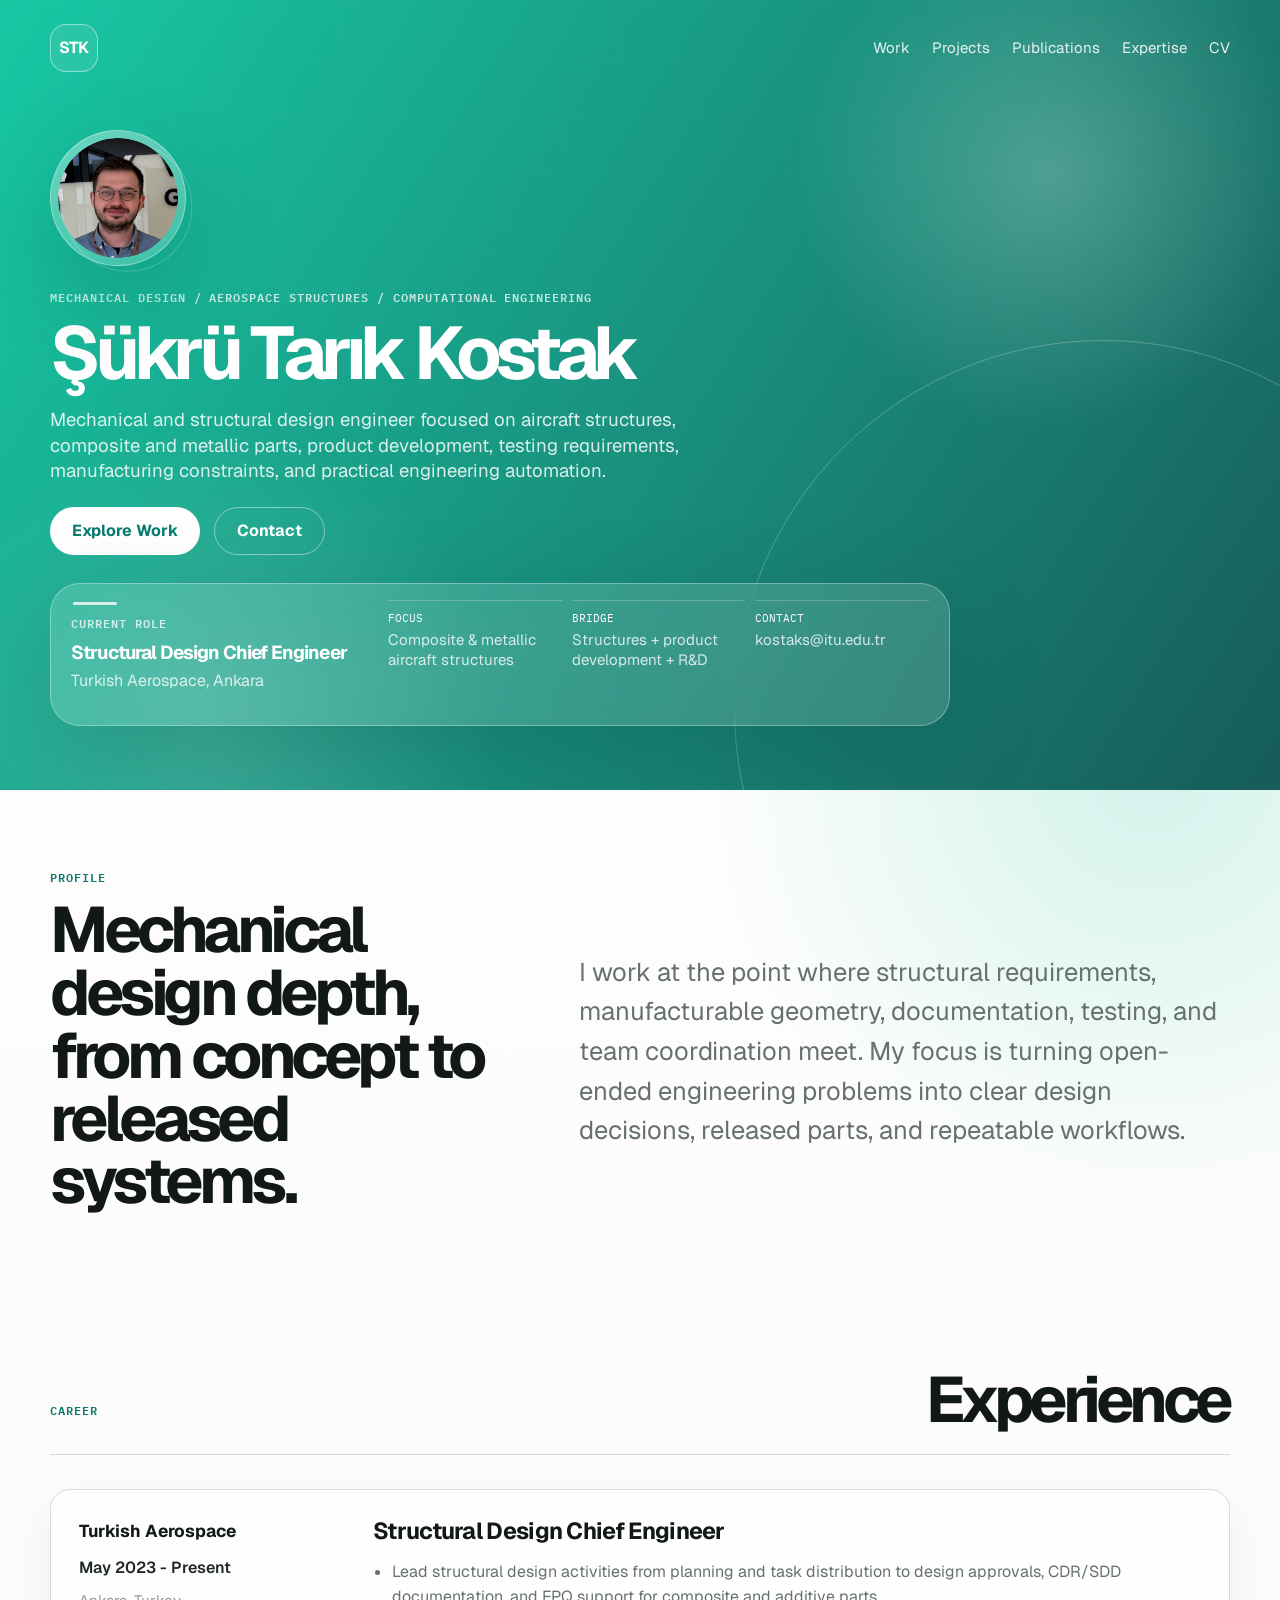
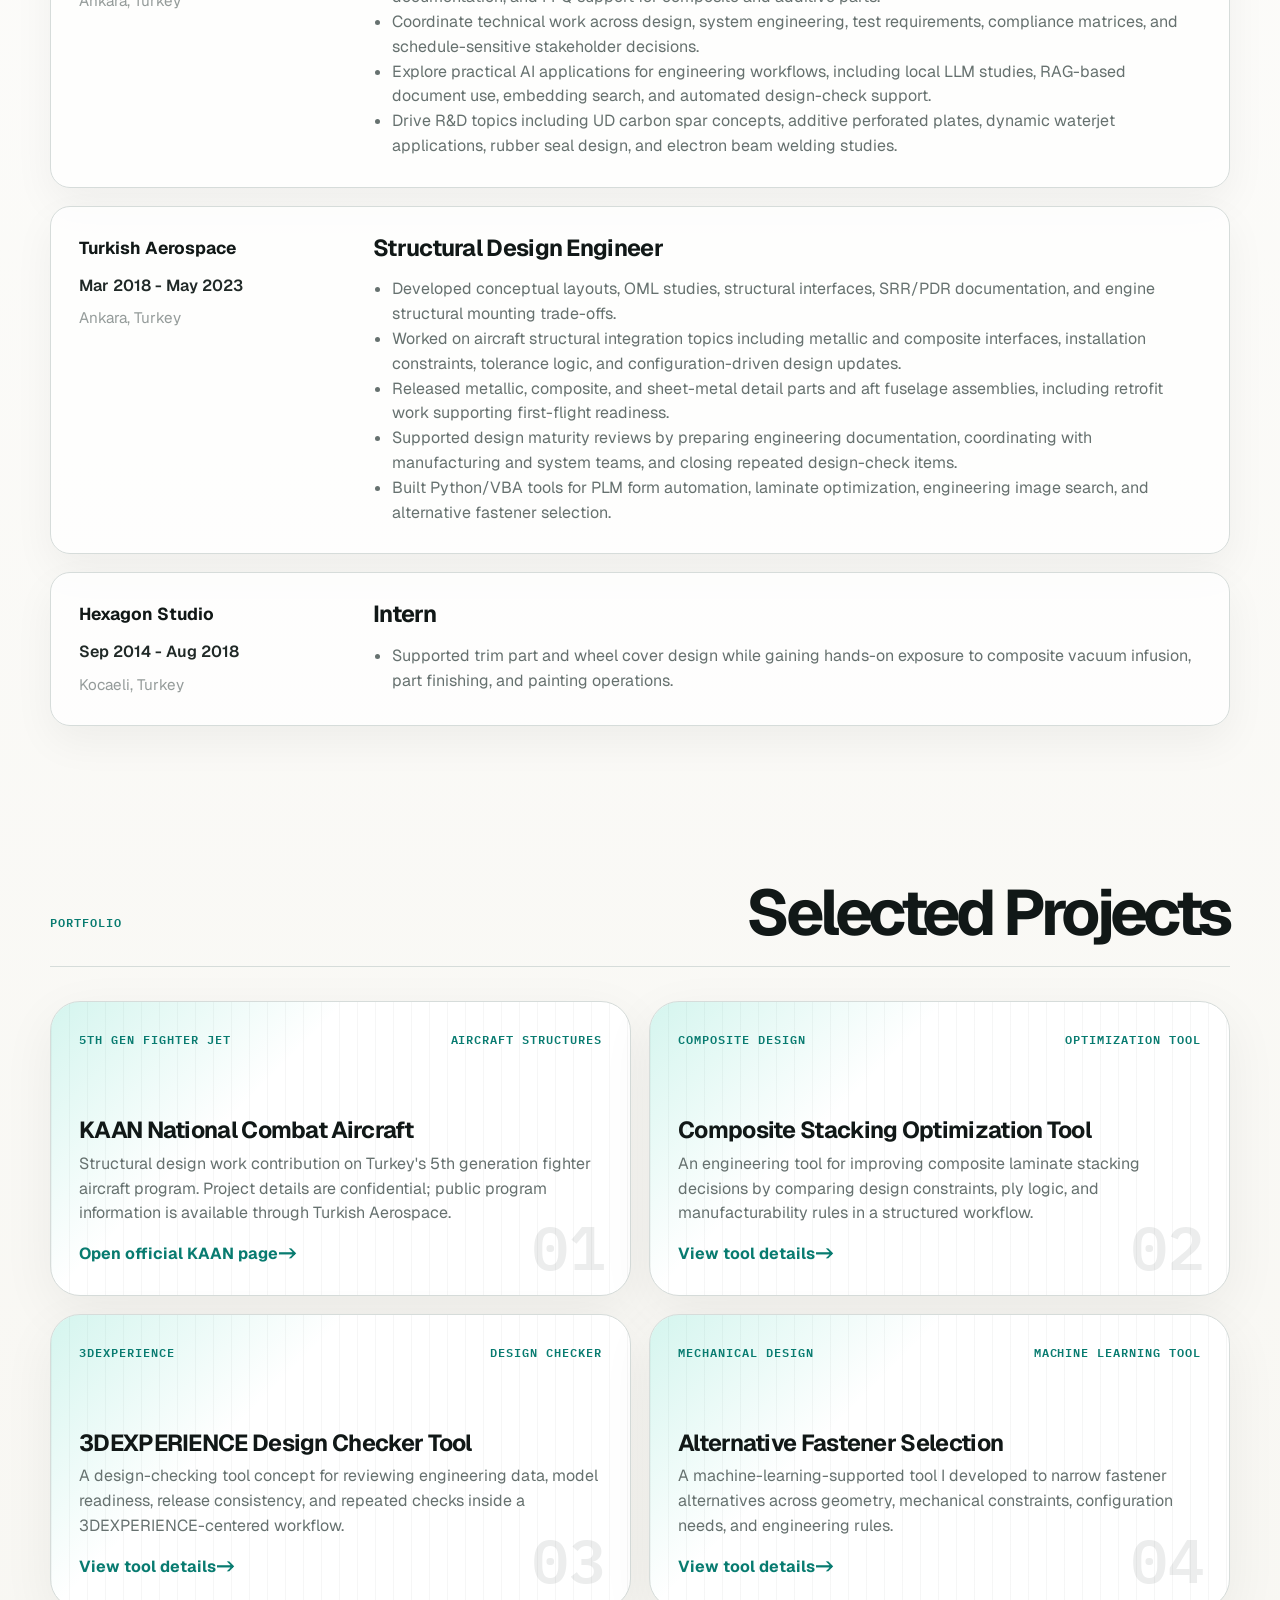
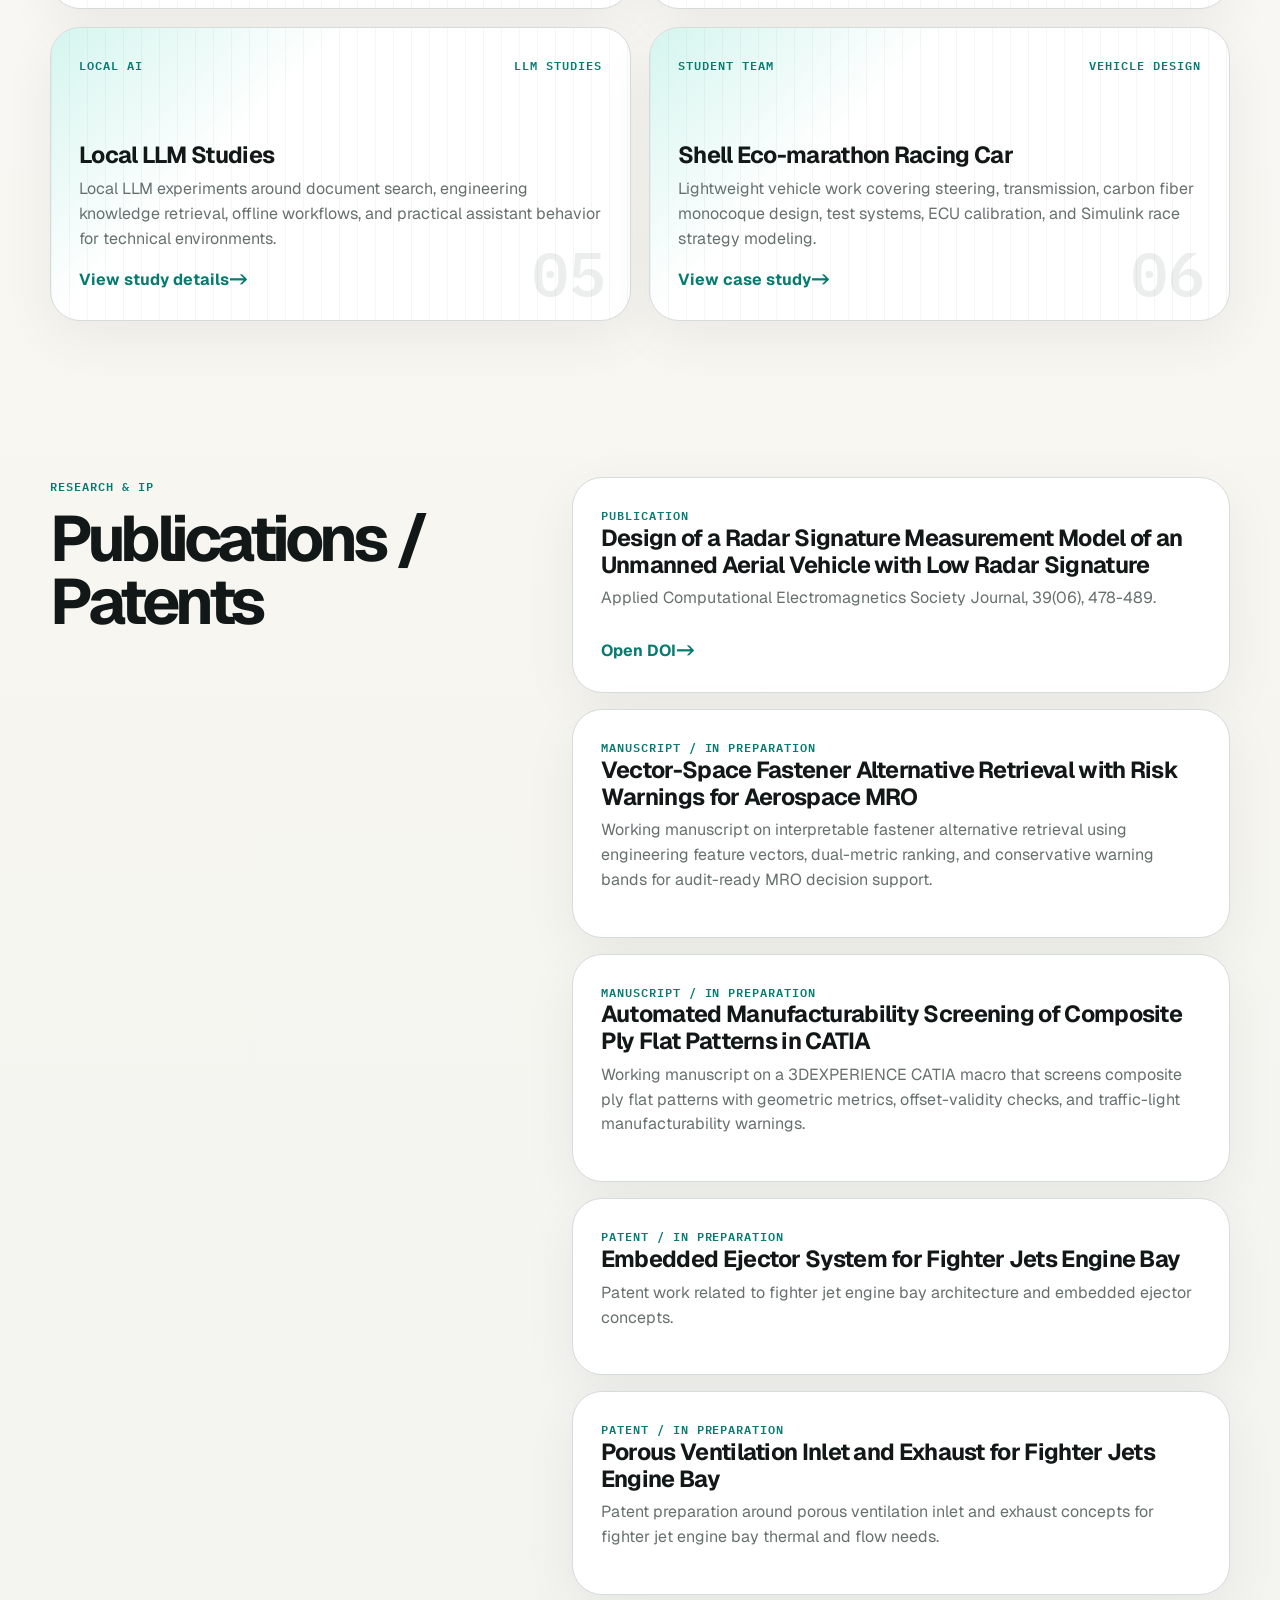
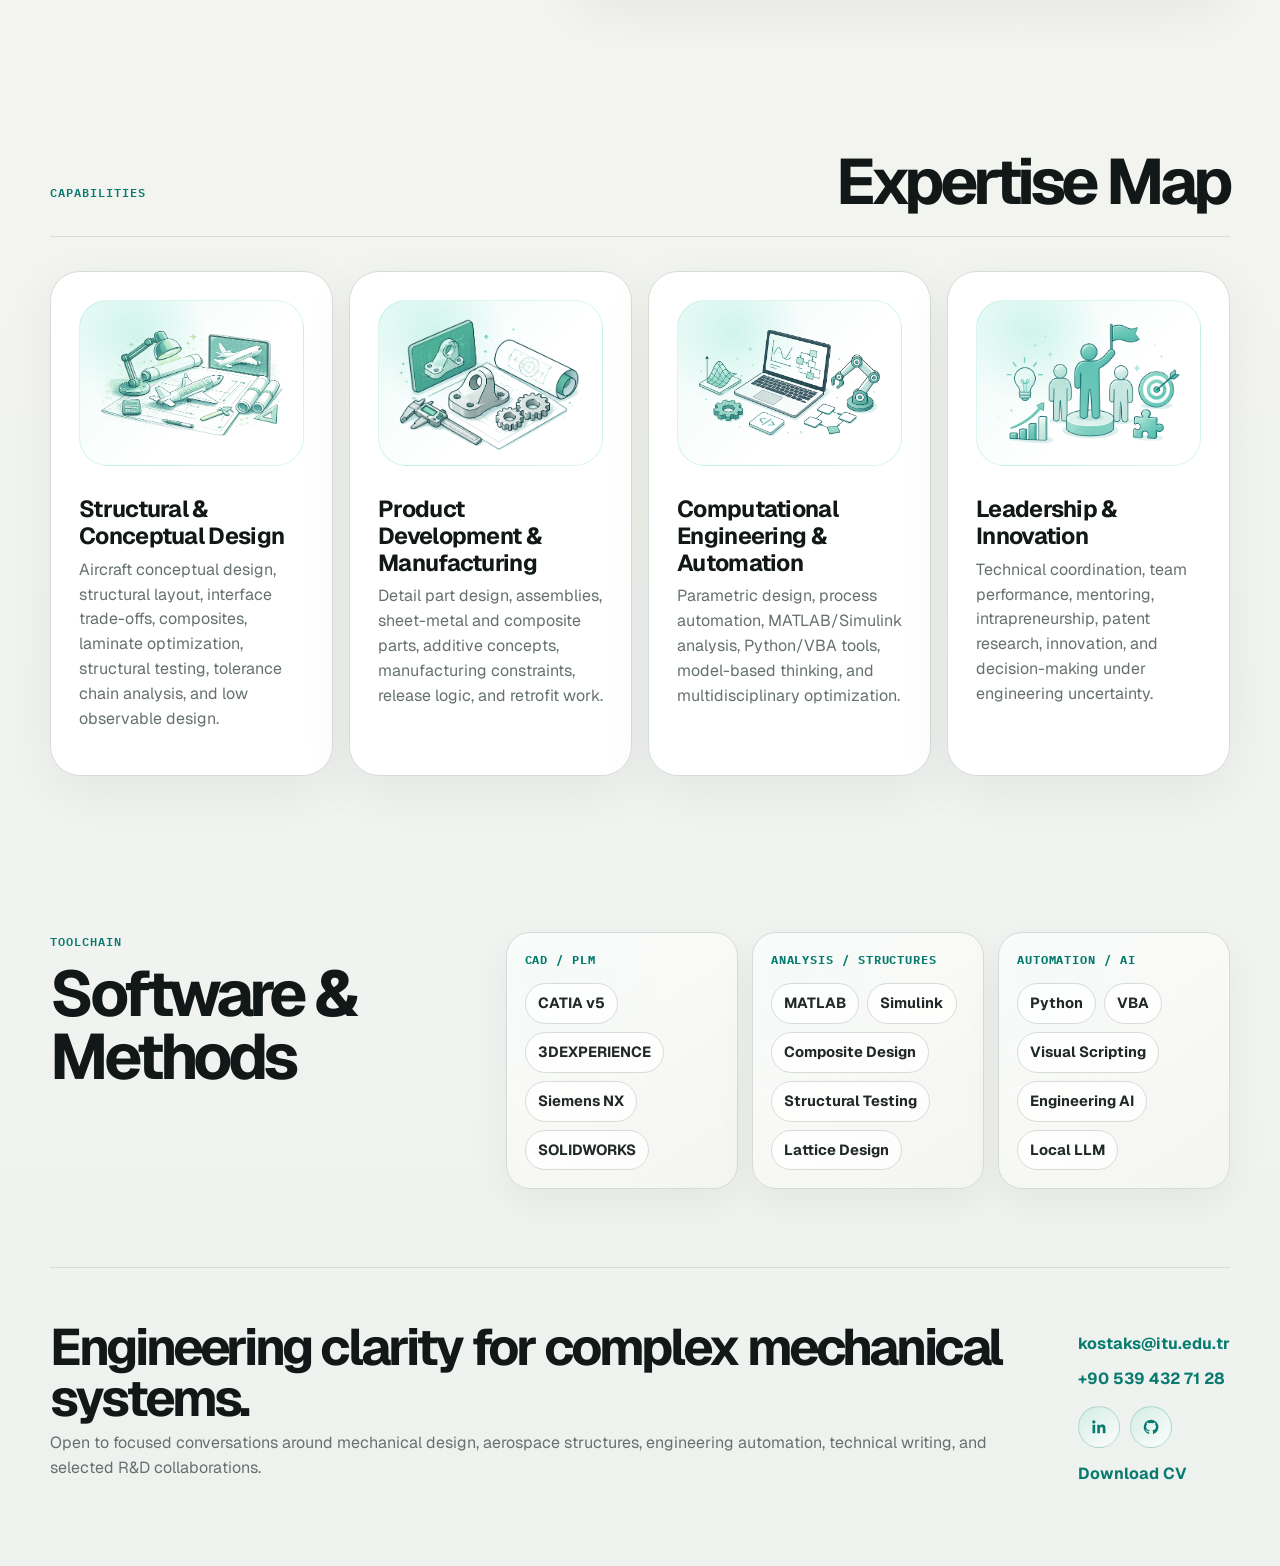
<file: index.html>
<!doctype html>
<html lang="en">
  <head>
    <meta charset="utf-8">
    <meta name="viewport" content="width=device-width, initial-scale=1">
    <meta name="description" content="Şükrü Tarık Kostak - Mechanical and structural design engineer focused on aerospace structures, composite and metallic part design, product development, testing, and computational engineering.">
    <title>Şükrü Tarık Kostak | Design Engineer</title>
    <link rel="preconnect" href="https://fonts.googleapis.com">
    <link rel="preconnect" href="https://fonts.gstatic.com" crossorigin>
    <link href="https://fonts.googleapis.com/css2?family=Geist:wght@400;500;600;700&family=IBM+Plex+Mono:wght@400;500;600&display=swap" rel="stylesheet">
    <link rel="stylesheet" href="styles.css">
    <meta name="google-site-verification" content="Hr97xR6pqauL0qLt4VriexWVhaizM5uJMs74Nu0RIyo" />
    <meta name="robots" content="index, follow">
<link rel="canonical" href="https://kostakst.github.io/personal-site/">
  </head>
  <body>
    <header class="hero" id="top">
      <nav class="nav" aria-label="Primary navigation">
        <a class="brand" href="#top">STK</a>
        <button class="nav-toggle" type="button" aria-label="Open navigation" aria-expanded="false">Menu</button>
        <div class="nav-links">
          <a href="#work">Work</a>
          <a href="#projects">Projects</a>
          <a href="#publications">Publications</a>
          <a href="#expertise">Expertise</a>
          <a href="CV_KOSTAK.pdf" target="_blank" rel="noreferrer">CV</a>
        </div>
      </nav>

      <section class="hero-grid">
        <div class="hero-copy reveal">
          <figure class="hero-portrait" aria-label="Profile image">
            <div class="portrait-frame">
              <img src="assets/cv.png" alt="Şükrü Tarık Kostak portrait">
            </div>
          </figure>
          <p class="eyebrow">Mechanical Design / Aerospace Structures / Computational Engineering</p>
          <h1>Şükrü Tarık Kostak</h1>
          <p class="hero-role">Mechanical and structural design engineer focused on aircraft structures, composite and metallic parts, product development, testing requirements, manufacturing constraints, and practical engineering automation.</p>
          <div class="hero-actions">
            <a class="button primary" href="#projects">Explore Work</a>
            <a class="button ghost" href="mailto:kostaks@itu.edu.tr">Contact</a>
          </div>
          <aside class="hero-card" aria-label="Profile summary">
            <div class="hero-card-main">
              <span class="card-label">Current Role</span>
              <h2>Structural Design Chief Engineer</h2>
              <p>Turkish Aerospace, Ankara</p>
            </div>
            <dl class="signal-list">
              <div>
                <dt>Focus</dt>
                <dd>Composite & metallic aircraft structures</dd>
              </div>
              <div>
                <dt>Bridge</dt>
                <dd>Structures + product development + R&D</dd>
              </div>
              <div>
                <dt>Contact</dt>
                <dd><a href="mailto:kostaks@itu.edu.tr">kostaks@itu.edu.tr</a></dd>
              </div>
            </dl>
          </aside>
        </div>
      </section>
    </header>

    <main>
      <section class="section intro-section reveal" aria-labelledby="intro-title">
        <div>
          <p class="section-kicker">Profile</p>
          <h2 id="intro-title">Mechanical design depth, from concept to released systems.</h2>
        </div>
        <p class="lead">I work at the point where structural requirements, manufacturable geometry, documentation, testing, and team coordination meet. My focus is turning open-ended engineering problems into clear design decisions, released parts, and repeatable workflows.</p>
      </section>

      <section class="section" id="work" aria-labelledby="work-title">
        <div class="section-heading reveal">
          <p class="section-kicker">Career</p>
          <h2 id="work-title">Experience</h2>
        </div>
        <div class="timeline">
          <article class="timeline-item reveal">
            <div class="timeline-meta">
              <strong>Turkish Aerospace</strong>
              <span>May 2023 - Present</span>
              <em>Ankara, Turkey</em>
            </div>
            <div class="timeline-body">
              <h3>Structural Design Chief Engineer</h3>
              <ul>
                <li>Lead structural design activities from planning and task distribution to design approvals, CDR/SDD documentation, and FPQ support for composite and additive parts.</li>
                <li>Coordinate technical work across design, system engineering, test requirements, compliance matrices, and schedule-sensitive stakeholder decisions.</li>
                <li>Explore practical AI applications for engineering workflows, including local LLM studies, RAG-based document use, embedding search, and automated design-check support.</li>
                <li>Drive R&D topics including UD carbon spar concepts, additive perforated plates, dynamic waterjet applications, rubber seal design, and electron beam welding studies.</li>
              </ul>
            </div>
          </article>

          <article class="timeline-item reveal">
            <div class="timeline-meta">
              <strong>Turkish Aerospace</strong>
              <span>Mar 2018 - May 2023</span>
              <em>Ankara, Turkey</em>
            </div>
            <div class="timeline-body">
              <h3>Structural Design Engineer</h3>
              <ul>
                <li>Developed conceptual layouts, OML studies, structural interfaces, SRR/PDR documentation, and engine structural mounting trade-offs.</li>
                <li>Worked on aircraft structural integration topics including metallic and composite interfaces, installation constraints, tolerance logic, and configuration-driven design updates.</li>
                <li>Released metallic, composite, and sheet-metal detail parts and aft fuselage assemblies, including retrofit work supporting first-flight readiness.</li>
                <li>Supported design maturity reviews by preparing engineering documentation, coordinating with manufacturing and system teams, and closing repeated design-check items.</li>
                <li>Built Python/VBA tools for PLM form automation, laminate optimization, engineering image search, and alternative fastener selection.</li>
              </ul>
            </div>
          </article>

          <article class="timeline-item reveal">
            <div class="timeline-meta">
              <strong>Hexagon Studio</strong>
              <span>Sep 2014 - Aug 2018</span>
              <em>Kocaeli, Turkey</em>
            </div>
            <div class="timeline-body">
              <h3>Intern</h3>
              <ul>
                <li>Supported trim part and wheel cover design while gaining hands-on exposure to composite vacuum infusion, part finishing, and painting operations.</li>
              </ul>
            </div>
          </article>
        </div>
      </section>

      <section class="section" id="projects" aria-labelledby="projects-title">
        <div class="section-heading reveal">
          <p class="section-kicker">Portfolio</p>
          <h2 id="projects-title">Selected Projects</h2>
        </div>
        <div class="project-grid">
          <article class="project-card reveal">
            <div class="project-topline">
              <span>5th Gen Fighter Jet</span>
              <span>Aircraft Structures</span>
            </div>
            <h3>KAAN National Combat Aircraft</h3>
            <p>Structural design work contribution on Turkey's 5th generation fighter aircraft program. Project details are confidential; public program information is available through Turkish Aerospace.</p>
            <a class="text-link" href="https://www.tusas.com/urunler/ucak/ozgun-gelistirme/kaan" target="_blank" rel="noreferrer">Open official KAAN page</a>
          </article>

          <article class="project-card reveal">
            <div class="project-topline">
              <span>Composite Design</span>
              <span>Optimization Tool</span>
            </div>
            <h3>Composite Stacking Optimization Tool</h3>
            <p>An engineering tool for improving composite laminate stacking decisions by comparing design constraints, ply logic, and manufacturability rules in a structured workflow.</p>
            <a class="text-link" href="projects/composite-stacking-optimization.html">View tool details</a>
          </article>

          <article class="project-card reveal">
            <div class="project-topline">
              <span>3DEXPERIENCE</span>
              <span>Design Checker</span>
            </div>
            <h3>3DEXPERIENCE Design Checker Tool</h3>
            <p>A design-checking tool concept for reviewing engineering data, model readiness, release consistency, and repeated checks inside a 3DEXPERIENCE-centered workflow.</p>
            <a class="text-link" href="projects/3dexperience-design-checker.html">View tool details</a>
          </article>

          <article class="project-card reveal">
            <div class="project-topline">
              <span>Mechanical Design</span>
              <span>Machine Learning Tool</span>
            </div>
            <h3>Alternative Fastener Selection</h3>
            <p>A machine-learning-supported tool I developed to narrow fastener alternatives across geometry, mechanical constraints, configuration needs, and engineering rules.</p>
            <a class="text-link" href="projects/fastener-selection.html">View tool details</a>
          </article>

          <article class="project-card reveal">
            <div class="project-topline">
              <span>Local AI</span>
              <span>LLM Studies</span>
            </div>
            <h3>Local LLM Studies</h3>
            <p>Local LLM experiments around document search, engineering knowledge retrieval, offline workflows, and practical assistant behavior for technical environments.</p>
            <a class="text-link" href="projects/local-deepsearch.html">View study details</a>
          </article>

          <article class="project-card reveal">
            <div class="project-topline">
              <span>Student Team</span>
              <span>Vehicle Design</span>
            </div>
            <h3>Shell Eco-marathon Racing Car</h3>
            <p>Lightweight vehicle work covering steering, transmission, carbon fiber monocoque design, test systems, ECU calibration, and Simulink race strategy modeling.</p>
            <a class="text-link" href="projects/shell-eco-marathon.html">View case study</a>
          </article>
        </div>
      </section>

      <section class="section split-section" id="publications" aria-labelledby="publications-title">
        <div class="section-heading reveal">
          <p class="section-kicker">Research & IP</p>
          <h2 id="publications-title">Publications / Patents</h2>
        </div>
        <div class="reference-stack">
          <article class="reference-card reveal">
            <span class="reference-type">Publication</span>
            <h3>Design of a Radar Signature Measurement Model of an Unmanned Aerial Vehicle with Low Radar Signature</h3>
            <p>Applied Computational Electromagnetics Society Journal, 39(06), 478-489.</p>
            <a class="text-link" href="https://doi.org/10.13052/2024.ACES.J.390602" target="_blank" rel="noreferrer">Open DOI</a>
          </article>
          <article class="reference-card reveal">
            <span class="reference-type">Manuscript / In preparation</span>
            <h3>Vector-Space Fastener Alternative Retrieval with Risk Warnings for Aerospace MRO</h3>
            <p>Working manuscript on interpretable fastener alternative retrieval using engineering feature vectors, dual-metric ranking, and conservative warning bands for audit-ready MRO decision support.</p>
          </article>
          <article class="reference-card reveal">
            <span class="reference-type">Manuscript / In preparation</span>
            <h3>Automated Manufacturability Screening of Composite Ply Flat Patterns in CATIA</h3>
            <p>Working manuscript on a 3DEXPERIENCE CATIA macro that screens composite ply flat patterns with geometric metrics, offset-validity checks, and traffic-light manufacturability warnings.</p>
          </article>
          <article class="reference-card reveal">
            <span class="reference-type">Patent / In preparation</span>
            <h3>Embedded Ejector System for Fighter Jets Engine Bay</h3>
            <p>Patent work related to fighter jet engine bay architecture and embedded ejector concepts.</p>
          </article>
          <article class="reference-card reveal">
            <span class="reference-type">Patent / In preparation</span>
            <h3>Porous Ventilation Inlet and Exhaust for Fighter Jets Engine Bay</h3>
            <p>Patent preparation around porous ventilation inlet and exhaust concepts for fighter jet engine bay thermal and flow needs.</p>
          </article>
        </div>
      </section>

      <section class="section" id="expertise" aria-labelledby="expertise-title">
        <div class="section-heading reveal">
          <p class="section-kicker">Capabilities</p>
          <h2 id="expertise-title">Expertise Map</h2>
        </div>
        <div class="expertise-grid">
          <article class="expertise-card reveal">
            <div class="expertise-visual">
              <img src="assets/expertise/1-Structural & Conceptual Design.png" alt="Structural and conceptual design illustration">
            </div>
            <h3>Structural & Conceptual Design</h3>
            <p>Aircraft conceptual design, structural layout, interface trade-offs, composites, laminate optimization, structural testing, tolerance chain analysis, and low observable design.</p>
          </article>
          <article class="expertise-card reveal">
            <div class="expertise-visual">
              <img src="assets/expertise/2-Product Development & Manufacturing.png" alt="Product development and manufacturing illustration">
            </div>
            <h3>Product Development & Manufacturing</h3>
            <p>Detail part design, assemblies, sheet-metal and composite parts, additive concepts, manufacturing constraints, release logic, and retrofit work.</p>
          </article>
          <article class="expertise-card reveal">
            <div class="expertise-visual">
              <img src="assets/expertise/3-Computational Engineering & Automation.png" alt="Computational engineering and automation illustration">
            </div>
            <h3>Computational Engineering & Automation</h3>
            <p>Parametric design, process automation, MATLAB/Simulink analysis, Python/VBA tools, model-based thinking, and multidisciplinary optimization.</p>
          </article>
          <article class="expertise-card reveal">
            <div class="expertise-visual">
              <img src="assets/expertise/4-Leadership & Innovation.png" alt="Leadership and innovation illustration">
            </div>
            <h3>Leadership & Innovation</h3>
            <p>Technical coordination, team performance, mentoring, intrapreneurship, patent research, innovation, and decision-making under engineering uncertainty.</p>
          </article>
        </div>
      </section>

      <section class="section tools-section reveal" aria-labelledby="tools-title">
        <div>
          <p class="section-kicker">Toolchain</p>
          <h2 id="tools-title">Software & Methods</h2>
        </div>
        <div class="tool-groups" aria-label="Software and methods">
          <article class="tool-group">
            <p>CAD / PLM</p>
            <div>
              <span>CATIA v5</span>
              <span>3DEXPERIENCE</span>
              <span>Siemens NX</span>
              <span>SOLIDWORKS</span>
            </div>
          </article>
          <article class="tool-group">
            <p>Analysis / Structures</p>
            <div>
              <span>MATLAB</span>
              <span>Simulink</span>
              <span>Composite Design</span>
              <span>Structural Testing</span>
              <span>Lattice Design</span>
            </div>
          </article>
          <article class="tool-group">
            <p>Automation / AI</p>
            <div>
              <span>Python</span>
              <span>VBA</span>
              <span>Visual Scripting</span>
              <span>Engineering AI</span>
              <span>Local LLM</span>
            </div>
          </article>
        </div>
      </section>
    </main>

    <footer class="footer">
      <div>
        <h2>Engineering clarity for complex mechanical systems.</h2>
        <p>Open to focused conversations around mechanical design, aerospace structures, engineering automation, technical writing, and selected R&D collaborations.</p>
      </div>
      <div class="footer-links">
        <a href="mailto:kostaks@itu.edu.tr">kostaks@itu.edu.tr</a>
        <a href="tel:+905394327128">+90 539 432 71 28</a>
        <div class="footer-socials" aria-label="Social profiles">
          <a class="footer-social" href="https://www.linkedin.com/in/sukru-tarik-kostak" target="_blank" rel="noreferrer" aria-label="LinkedIn profile">
            <svg viewBox="0 0 24 24" aria-hidden="true">
              <path d="M6.9 20.4H3.4V9h3.5v11.4ZM5.1 7.4A2 2 0 1 1 5.1 3a2 2 0 0 1 0 4.4Zm15.5 13h-3.5v-5.5c0-1.3 0-3-1.8-3s-2.1 1.4-2.1 2.9v5.6H9.7V9h3.3v1.6h.1c.5-.9 1.6-1.8 3.3-1.8 3.6 0 4.2 2.3 4.2 5.4v6.2Z"/>
            </svg>
          </a>
          <a class="footer-social" href="https://github.com/kostakst" target="_blank" rel="noreferrer" aria-label="GitHub profile">
            <svg viewBox="0 0 24 24" aria-hidden="true">
              <path d="M12 2.4a9.7 9.7 0 0 0-3.1 18.9c.5.1.7-.2.7-.5v-1.9c-2.9.6-3.5-1.2-3.5-1.2-.5-1.1-1.1-1.4-1.1-1.4-.9-.6.1-.6.1-.6 1 0 1.6 1.1 1.6 1.1.9 1.6 2.4 1.1 2.9.9.1-.7.4-1.1.6-1.4-2.3-.3-4.7-1.1-4.7-5 0-1.1.4-2 1.1-2.7-.1-.3-.5-1.3.1-2.7 0 0 .9-.3 2.8 1.1a9.7 9.7 0 0 1 5.1 0c1.9-1.3 2.8-1.1 2.8-1.1.6 1.4.2 2.4.1 2.7.7.7 1.1 1.6 1.1 2.7 0 3.9-2.4 4.8-4.7 5 .4.3.7.9.7 1.8v2.7c0 .3.2.6.7.5A9.7 9.7 0 0 0 12 2.4Z"/>
            </svg>
          </a>
        </div>
        <a href="CV_KOSTAK.pdf" target="_blank" rel="noreferrer">Download CV</a>
      </div>
    </footer>

    <script src="script.js"></script>
  </body>
</html>
</file>
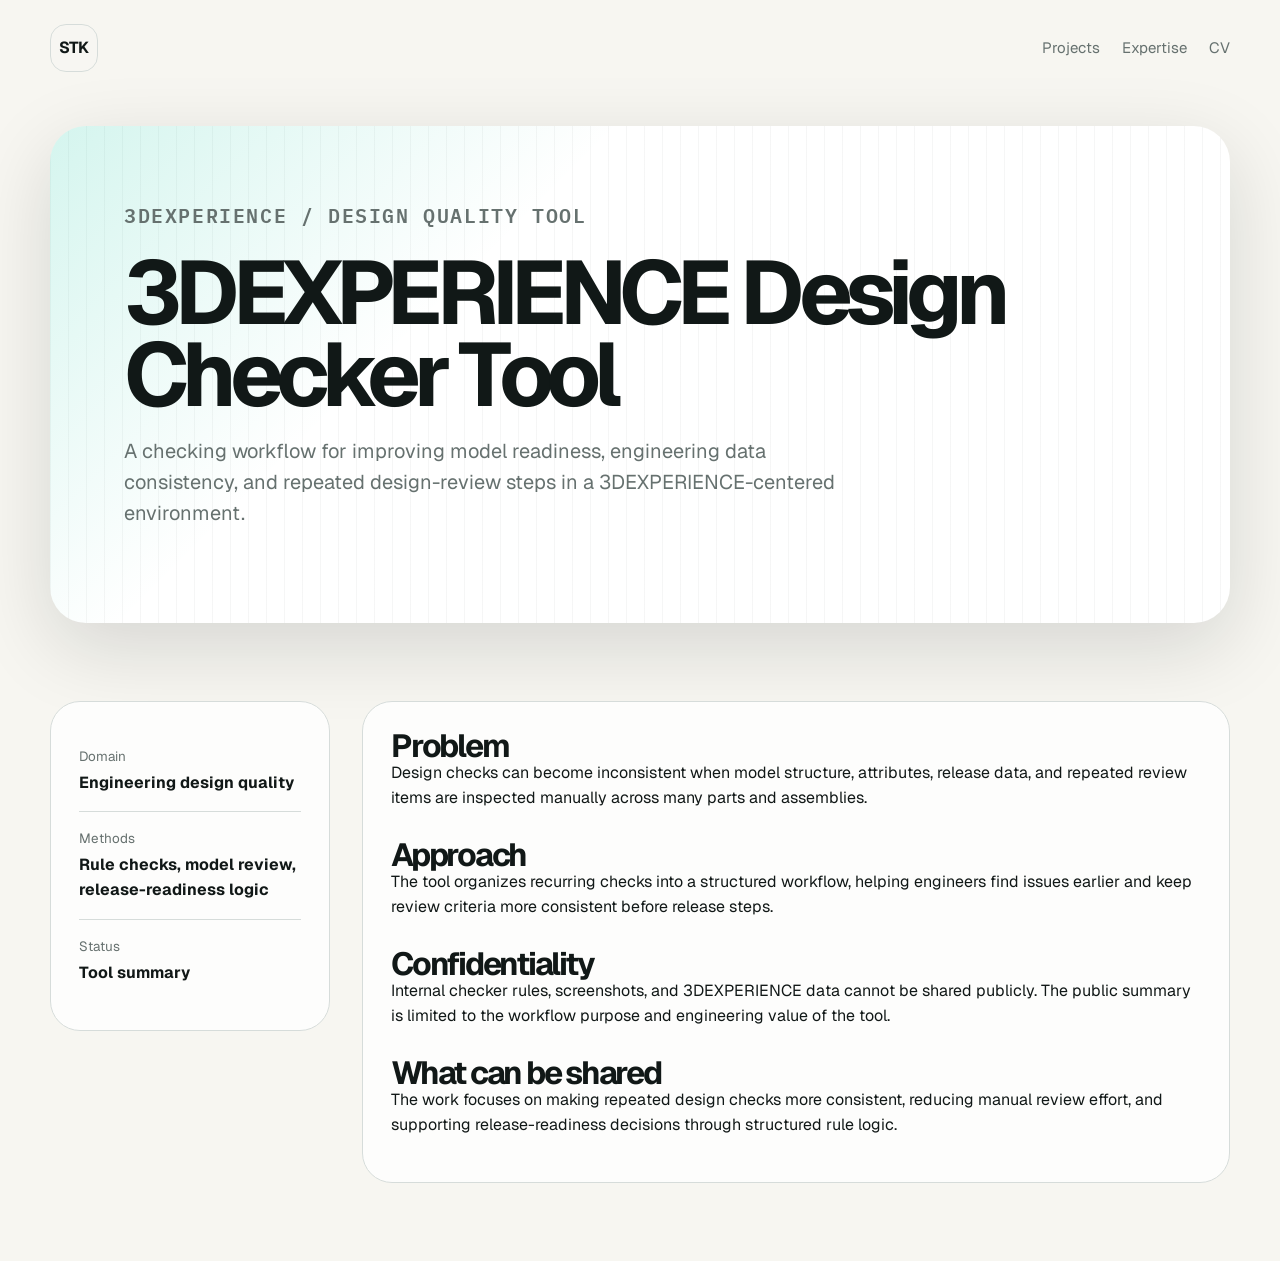
<file: projects/3dexperience-design-checker.html>
<!doctype html>
<html lang="en">
  <head>
    <meta charset="utf-8">
    <meta name="viewport" content="width=device-width, initial-scale=1">
    <title>3DEXPERIENCE Design Checker Tool | Şükrü Tarık Kostak</title>
    <link rel="preconnect" href="https://fonts.googleapis.com">
    <link rel="preconnect" href="https://fonts.gstatic.com" crossorigin>
    <link href="https://fonts.googleapis.com/css2?family=Geist:wght@400;500;600;700&family=IBM+Plex+Mono:wght@400;500;600&display=swap" rel="stylesheet">
    <link rel="stylesheet" href="../styles.css">
  </head>
  <body class="case-body">
    <nav class="nav case-nav" aria-label="Project navigation">
      <a class="brand" href="../index.html">STK</a>
      <button class="nav-toggle" type="button" aria-label="Open navigation" aria-expanded="false">Menu</button>
      <div class="nav-links">
        <a href="../index.html#projects">Projects</a>
        <a href="../index.html#expertise">Expertise</a>
        <a href="../CV_KOSTAK.pdf" target="_blank" rel="noreferrer">CV</a>
      </div>
    </nav>
    <header class="case-hero reveal">
      <p class="section-kicker">3DEXPERIENCE / Design Quality Tool</p>
      <h1>3DEXPERIENCE Design Checker Tool</h1>
      <p>A checking workflow for improving model readiness, engineering data consistency, and repeated design-review steps in a 3DEXPERIENCE-centered environment.</p>
    </header>
    <main class="section case-layout">
      <aside class="case-panel reveal">
        <dl>
          <div><dt>Domain</dt><dd>Engineering design quality</dd></div>
          <div><dt>Methods</dt><dd>Rule checks, model review, release-readiness logic</dd></div>
          <div><dt>Status</dt><dd>Tool summary</dd></div>
        </dl>
      </aside>
      <article class="case-content reveal">
        <h2>Problem</h2>
        <p>Design checks can become inconsistent when model structure, attributes, release data, and repeated review items are inspected manually across many parts and assemblies.</p>
        <h2>Approach</h2>
        <p>The tool organizes recurring checks into a structured workflow, helping engineers find issues earlier and keep review criteria more consistent before release steps.</p>
        <h2>Confidentiality</h2>
        <p>Internal checker rules, screenshots, and 3DEXPERIENCE data cannot be shared publicly. The public summary is limited to the workflow purpose and engineering value of the tool.</p>
        <h2>What can be shared</h2>
        <p>The work focuses on making repeated design checks more consistent, reducing manual review effort, and supporting release-readiness decisions through structured rule logic.</p>
      </article>
    </main>
    <script src="../script.js"></script>
  </body>
</html>
</file>
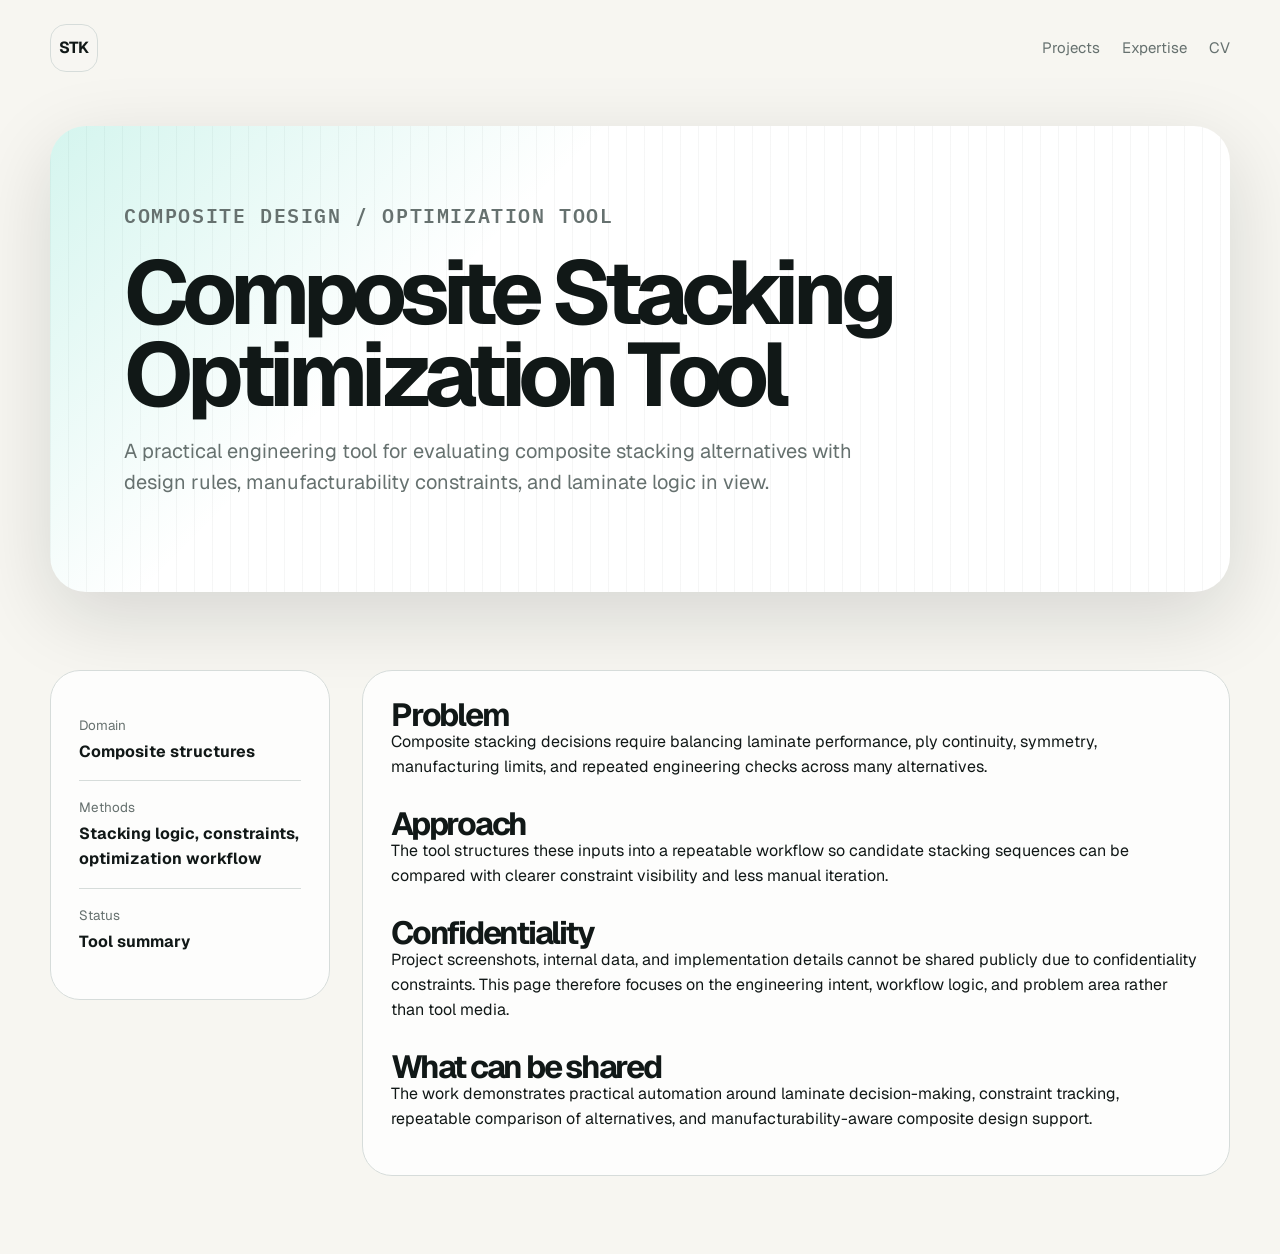
<file: projects/composite-stacking-optimization.html>
<!doctype html>
<html lang="en">
  <head>
    <meta charset="utf-8">
    <meta name="viewport" content="width=device-width, initial-scale=1">
    <title>Composite Stacking Optimization Tool | Şükrü Tarık Kostak</title>
    <link rel="preconnect" href="https://fonts.googleapis.com">
    <link rel="preconnect" href="https://fonts.gstatic.com" crossorigin>
    <link href="https://fonts.googleapis.com/css2?family=Geist:wght@400;500;600;700&family=IBM+Plex+Mono:wght@400;500;600&display=swap" rel="stylesheet">
    <link rel="stylesheet" href="../styles.css">
  </head>
  <body class="case-body">
    <nav class="nav case-nav" aria-label="Project navigation">
      <a class="brand" href="../index.html">STK</a>
      <button class="nav-toggle" type="button" aria-label="Open navigation" aria-expanded="false">Menu</button>
      <div class="nav-links">
        <a href="../index.html#projects">Projects</a>
        <a href="../index.html#expertise">Expertise</a>
        <a href="../CV_KOSTAK.pdf" target="_blank" rel="noreferrer">CV</a>
      </div>
    </nav>
    <header class="case-hero reveal">
      <p class="section-kicker">Composite Design / Optimization Tool</p>
      <h1>Composite Stacking Optimization Tool</h1>
      <p>A practical engineering tool for evaluating composite stacking alternatives with design rules, manufacturability constraints, and laminate logic in view.</p>
    </header>
    <main class="section case-layout">
      <aside class="case-panel reveal">
        <dl>
          <div><dt>Domain</dt><dd>Composite structures</dd></div>
          <div><dt>Methods</dt><dd>Stacking logic, constraints, optimization workflow</dd></div>
          <div><dt>Status</dt><dd>Tool summary</dd></div>
        </dl>
      </aside>
      <article class="case-content reveal">
        <h2>Problem</h2>
        <p>Composite stacking decisions require balancing laminate performance, ply continuity, symmetry, manufacturing limits, and repeated engineering checks across many alternatives.</p>
        <h2>Approach</h2>
        <p>The tool structures these inputs into a repeatable workflow so candidate stacking sequences can be compared with clearer constraint visibility and less manual iteration.</p>
        <h2>Confidentiality</h2>
        <p>Project screenshots, internal data, and implementation details cannot be shared publicly due to confidentiality constraints. This page therefore focuses on the engineering intent, workflow logic, and problem area rather than tool media.</p>
        <h2>What can be shared</h2>
        <p>The work demonstrates practical automation around laminate decision-making, constraint tracking, repeatable comparison of alternatives, and manufacturability-aware composite design support.</p>
      </article>
    </main>
    <script src="../script.js"></script>
  </body>
</html>
</file>
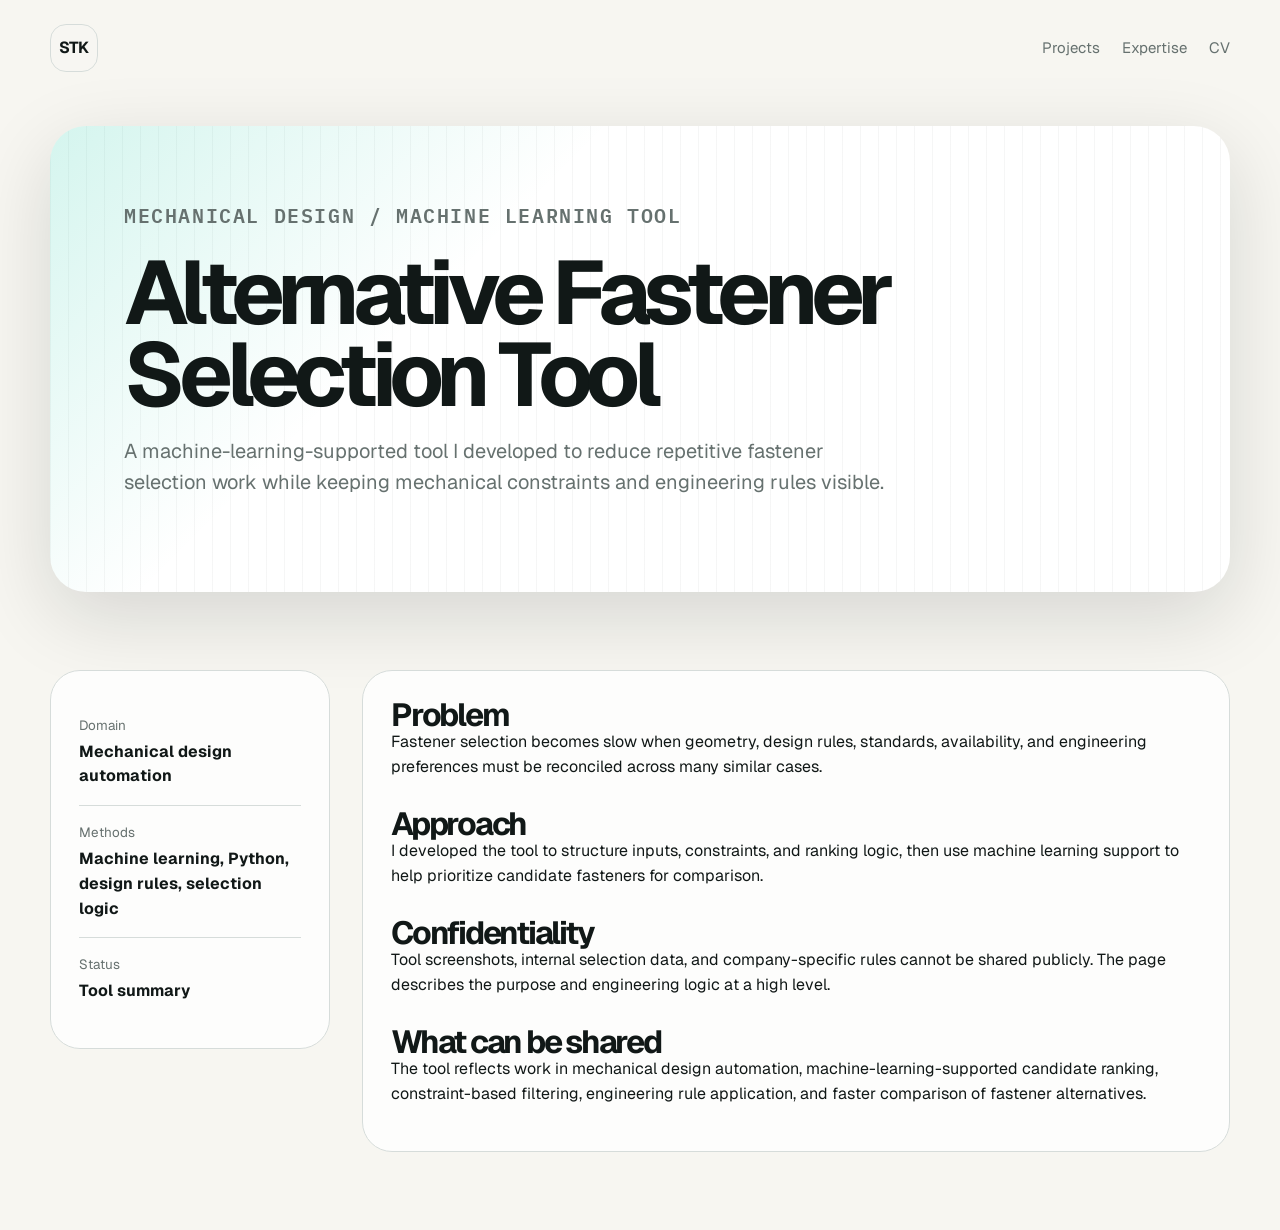
<file: projects/fastener-selection.html>
<!doctype html>
<html lang="en">
  <head>
    <meta charset="utf-8">
    <meta name="viewport" content="width=device-width, initial-scale=1">
    <title>Alternative Fastener Selection Tool | Şükrü Tarık Kostak</title>
    <link rel="preconnect" href="https://fonts.googleapis.com">
    <link rel="preconnect" href="https://fonts.gstatic.com" crossorigin>
    <link href="https://fonts.googleapis.com/css2?family=Geist:wght@400;500;600;700&family=IBM+Plex+Mono:wght@400;500;600&display=swap" rel="stylesheet">
    <link rel="stylesheet" href="../styles.css">
  </head>
  <body class="case-body">
    <nav class="nav case-nav" aria-label="Project navigation">
      <a class="brand" href="../index.html">STK</a>
      <button class="nav-toggle" type="button" aria-label="Open navigation" aria-expanded="false">Menu</button>
      <div class="nav-links">
        <a href="../index.html#projects">Projects</a>
        <a href="../index.html#expertise">Expertise</a>
        <a href="../CV_KOSTAK.pdf" target="_blank" rel="noreferrer">CV</a>
      </div>
    </nav>
    <header class="case-hero reveal">
      <p class="section-kicker">Mechanical Design / Machine Learning Tool</p>
      <h1>Alternative Fastener Selection Tool</h1>
      <p>A machine-learning-supported tool I developed to reduce repetitive fastener selection work while keeping mechanical constraints and engineering rules visible.</p>
    </header>
    <main class="section case-layout">
      <aside class="case-panel reveal">
        <dl>
          <div><dt>Domain</dt><dd>Mechanical design automation</dd></div>
          <div><dt>Methods</dt><dd>Machine learning, Python, design rules, selection logic</dd></div>
          <div><dt>Status</dt><dd>Tool summary</dd></div>
        </dl>
      </aside>
      <article class="case-content reveal">
        <h2>Problem</h2>
        <p>Fastener selection becomes slow when geometry, design rules, standards, availability, and engineering preferences must be reconciled across many similar cases.</p>
        <h2>Approach</h2>
        <p>I developed the tool to structure inputs, constraints, and ranking logic, then use machine learning support to help prioritize candidate fasteners for comparison.</p>
        <h2>Confidentiality</h2>
        <p>Tool screenshots, internal selection data, and company-specific rules cannot be shared publicly. The page describes the purpose and engineering logic at a high level.</p>
        <h2>What can be shared</h2>
        <p>The tool reflects work in mechanical design automation, machine-learning-supported candidate ranking, constraint-based filtering, engineering rule application, and faster comparison of fastener alternatives.</p>
      </article>
    </main>
    <script src="../script.js"></script>
  </body>
</html>
</file>
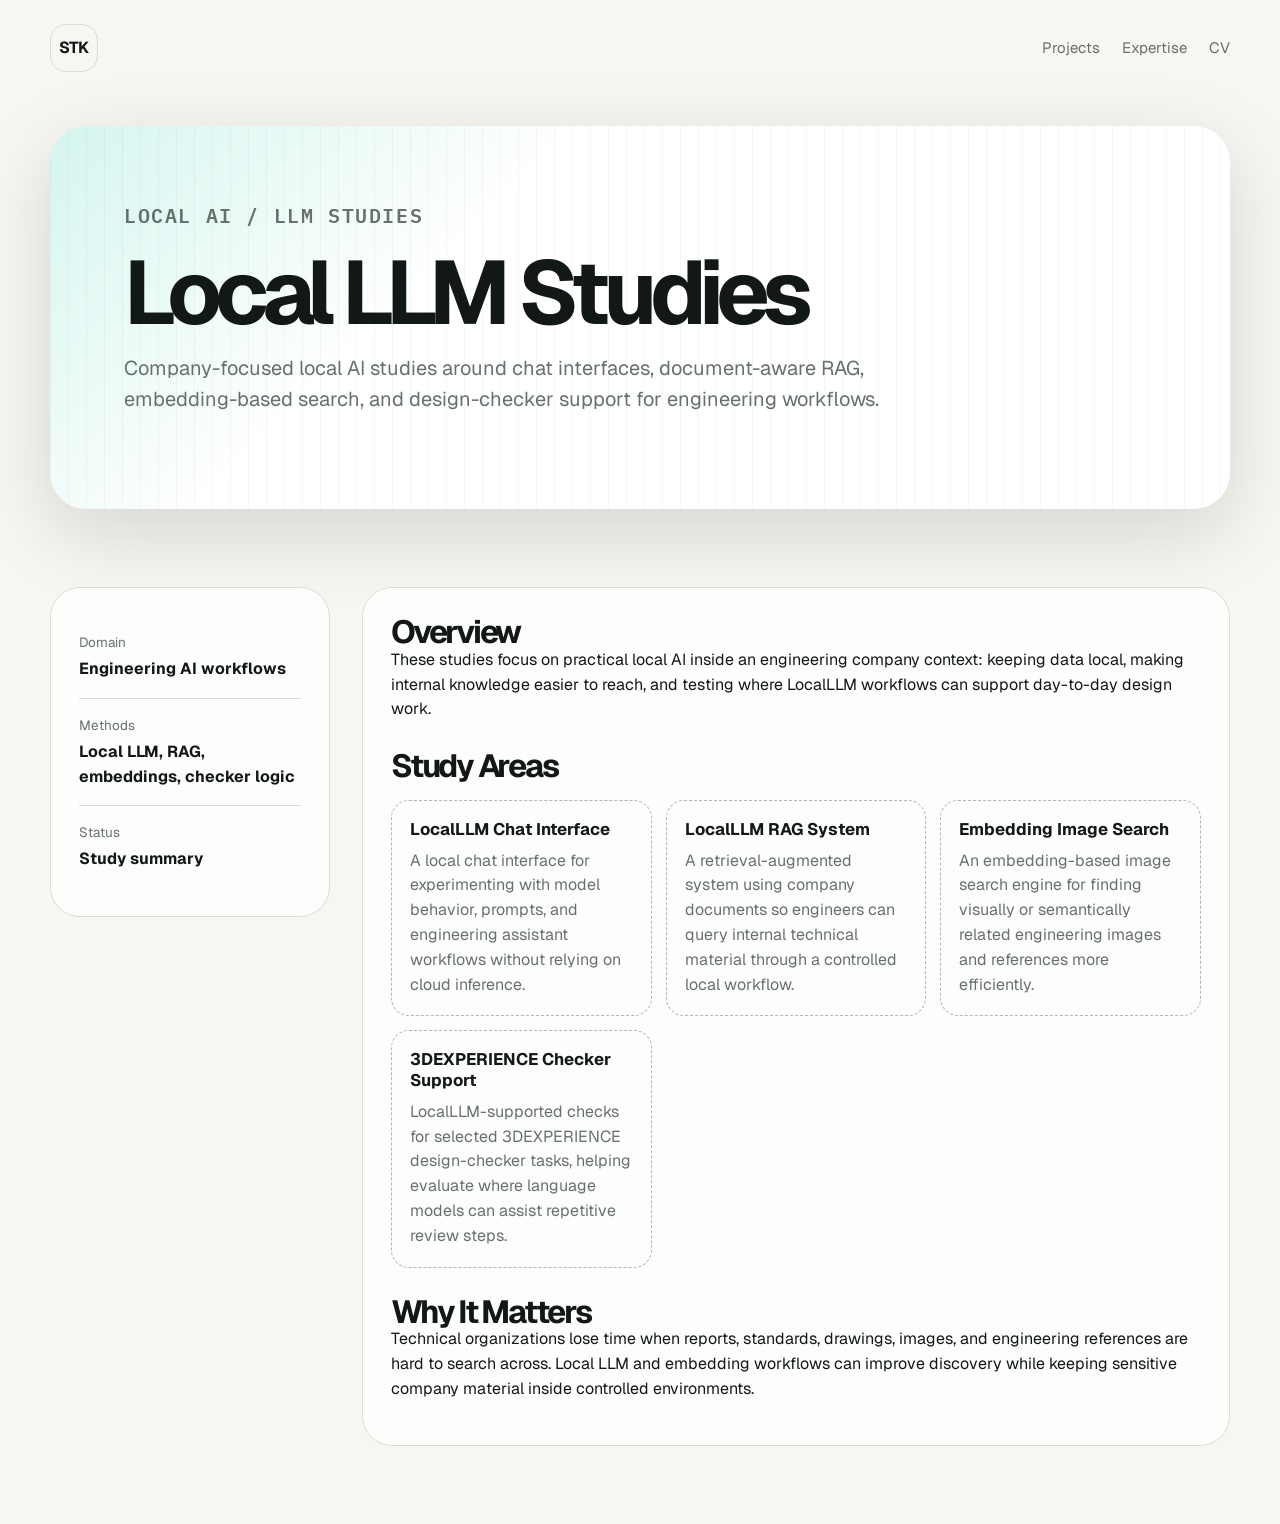
<file: projects/local-deepsearch.html>
<!doctype html>
<html lang="en">
  <head>
    <meta charset="utf-8">
    <meta name="viewport" content="width=device-width, initial-scale=1">
    <title>Local LLM Studies | Şükrü Tarık Kostak</title>
    <link rel="preconnect" href="https://fonts.googleapis.com">
    <link rel="preconnect" href="https://fonts.gstatic.com" crossorigin>
    <link href="https://fonts.googleapis.com/css2?family=Geist:wght@400;500;600;700&family=IBM+Plex+Mono:wght@400;500;600&display=swap" rel="stylesheet">
    <link rel="stylesheet" href="../styles.css">
  </head>
  <body class="case-body">
    <nav class="nav case-nav" aria-label="Project navigation">
      <a class="brand" href="../index.html">STK</a>
      <button class="nav-toggle" type="button" aria-label="Open navigation" aria-expanded="false">Menu</button>
      <div class="nav-links">
        <a href="../index.html#projects">Projects</a>
        <a href="../index.html#expertise">Expertise</a>
        <a href="../CV_KOSTAK.pdf" target="_blank" rel="noreferrer">CV</a>
      </div>
    </nav>
    <header class="case-hero reveal">
      <p class="section-kicker">Local AI / LLM Studies</p>
      <h1>Local LLM Studies</h1>
      <p>Company-focused local AI studies around chat interfaces, document-aware RAG, embedding-based search, and design-checker support for engineering workflows.</p>
    </header>
    <main class="section case-layout">
      <aside class="case-panel reveal">
        <dl>
          <div><dt>Domain</dt><dd>Engineering AI workflows</dd></div>
          <div><dt>Methods</dt><dd>Local LLM, RAG, embeddings, checker logic</dd></div>
          <div><dt>Status</dt><dd>Study summary</dd></div>
        </dl>
      </aside>
      <article class="case-content reveal">
        <h2>Overview</h2>
        <p>These studies focus on practical local AI inside an engineering company context: keeping data local, making internal knowledge easier to reach, and testing where LocalLLM workflows can support day-to-day design work.</p>
        <h2>Study Areas</h2>
        <div class="asset-grid">
          <div class="asset-placeholder">
            <strong>LocalLLM Chat Interface</strong>
            <span>A local chat interface for experimenting with model behavior, prompts, and engineering assistant workflows without relying on cloud inference.</span>
          </div>
          <div class="asset-placeholder">
            <strong>LocalLLM RAG System</strong>
            <span>A retrieval-augmented system using company documents so engineers can query internal technical material through a controlled local workflow.</span>
          </div>
          <div class="asset-placeholder">
            <strong>Embedding Image Search</strong>
            <span>An embedding-based image search engine for finding visually or semantically related engineering images and references more efficiently.</span>
          </div>
          <div class="asset-placeholder">
            <strong>3DEXPERIENCE Checker Support</strong>
            <span>LocalLLM-supported checks for selected 3DEXPERIENCE design-checker tasks, helping evaluate where language models can assist repetitive review steps.</span>
          </div>
        </div>
        <h2>Why It Matters</h2>
        <p>Technical organizations lose time when reports, standards, drawings, images, and engineering references are hard to search across. Local LLM and embedding workflows can improve discovery while keeping sensitive company material inside controlled environments.</p>
      </article>
    </main>
    <script src="../script.js"></script>
  </body>
</html>
</file>
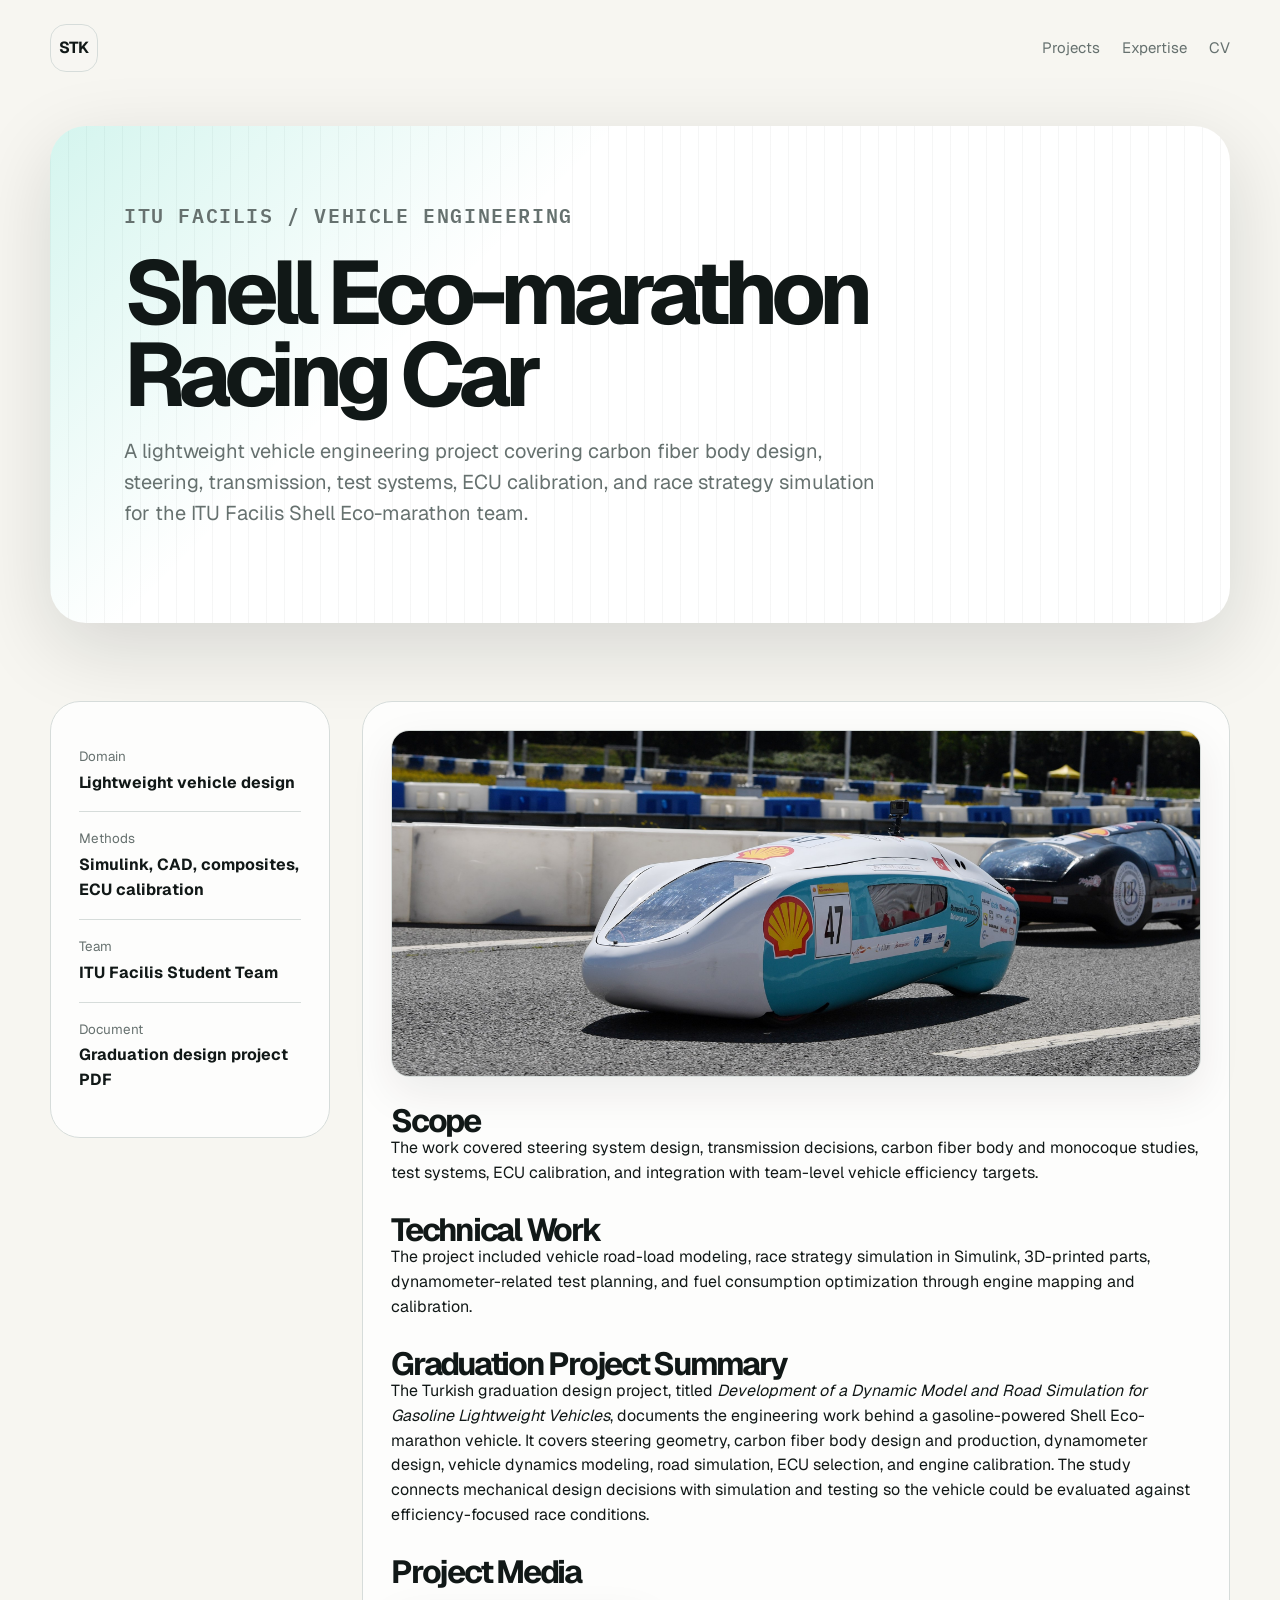
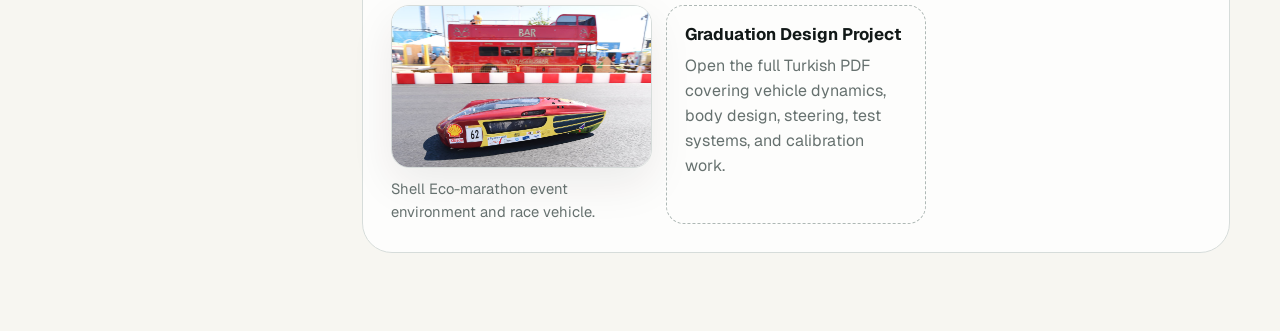
<file: projects/shell-eco-marathon.html>
<!doctype html>
<html lang="en">
  <head>
    <meta charset="utf-8">
    <meta name="viewport" content="width=device-width, initial-scale=1">
    <title>Shell Eco-marathon Racing Car | Şükrü Tarık Kostak</title>
    <link rel="preconnect" href="https://fonts.googleapis.com">
    <link rel="preconnect" href="https://fonts.gstatic.com" crossorigin>
    <link href="https://fonts.googleapis.com/css2?family=Geist:wght@400;500;600;700&family=IBM+Plex+Mono:wght@400;500;600&display=swap" rel="stylesheet">
    <link rel="stylesheet" href="../styles.css">
  </head>
  <body class="case-body">
    <nav class="nav case-nav" aria-label="Project navigation">
      <a class="brand" href="../index.html">STK</a>
      <button class="nav-toggle" type="button" aria-label="Open navigation" aria-expanded="false">Menu</button>
      <div class="nav-links">
        <a href="../index.html#projects">Projects</a>
        <a href="../index.html#expertise">Expertise</a>
        <a href="../CV_KOSTAK.pdf" target="_blank" rel="noreferrer">CV</a>
      </div>
    </nav>
    <header class="case-hero reveal">
      <p class="section-kicker">ITU Facilis / Vehicle Engineering</p>
      <h1>Shell Eco-marathon Racing Car</h1>
      <p>A lightweight vehicle engineering project covering carbon fiber body design, steering, transmission, test systems, ECU calibration, and race strategy simulation for the ITU Facilis Shell Eco-marathon team.</p>
    </header>
    <main class="section case-layout">
      <aside class="case-panel reveal">
        <dl>
          <div><dt>Domain</dt><dd>Lightweight vehicle design</dd></div>
          <div><dt>Methods</dt><dd>Simulink, CAD, composites, ECU calibration</dd></div>
          <div><dt>Team</dt><dd>ITU Facilis Student Team</dd></div>
          <div><dt>Document</dt><dd><a href="facilis/bitirme-tasarım-projesi.pdf" target="_blank" rel="noreferrer">Graduation design project PDF</a></dd></div>
        </dl>
      </aside>
      <article class="case-content reveal">
        <div class="case-media case-media-wide">
          <img src="facilis/1.jpg" alt="ITU Facilis Shell Eco-marathon vehicle on track">
        </div>
        <h2>Scope</h2>
        <p>The work covered steering system design, transmission decisions, carbon fiber body and monocoque studies, test systems, ECU calibration, and integration with team-level vehicle efficiency targets.</p>
        <h2>Technical Work</h2>
        <p>The project included vehicle road-load modeling, race strategy simulation in Simulink, 3D-printed parts, dynamometer-related test planning, and fuel consumption optimization through engine mapping and calibration.</p>
        <h2>Graduation Project Summary</h2>
        <p>The Turkish graduation design project, titled <em>Development of a Dynamic Model and Road Simulation for Gasoline Lightweight Vehicles</em>, documents the engineering work behind a gasoline-powered Shell Eco-marathon vehicle. It covers steering geometry, carbon fiber body design and production, dynamometer design, vehicle dynamics modeling, road simulation, ECU selection, and engine calibration. The study connects mechanical design decisions with simulation and testing so the vehicle could be evaluated against efficiency-focused race conditions.</p>
        <h2>Project Media</h2>
        <div class="asset-grid">
          <figure class="case-media">
            <img src="facilis/2.jpg" alt="ITU Facilis vehicle at Shell Eco-marathon event">
            <figcaption>Shell Eco-marathon event environment and race vehicle.</figcaption>
          </figure>
          <a class="asset-placeholder asset-link" href="facilis/bitirme-tasarım-projesi.pdf" target="_blank" rel="noreferrer">
            <strong>Graduation Design Project</strong>
            <span>Open the full Turkish PDF covering vehicle dynamics, body design, steering, test systems, and calibration work.</span>
          </a>
        </div>
      </article>
    </main>
    <script src="../script.js"></script>
  </body>
</html>
</file>
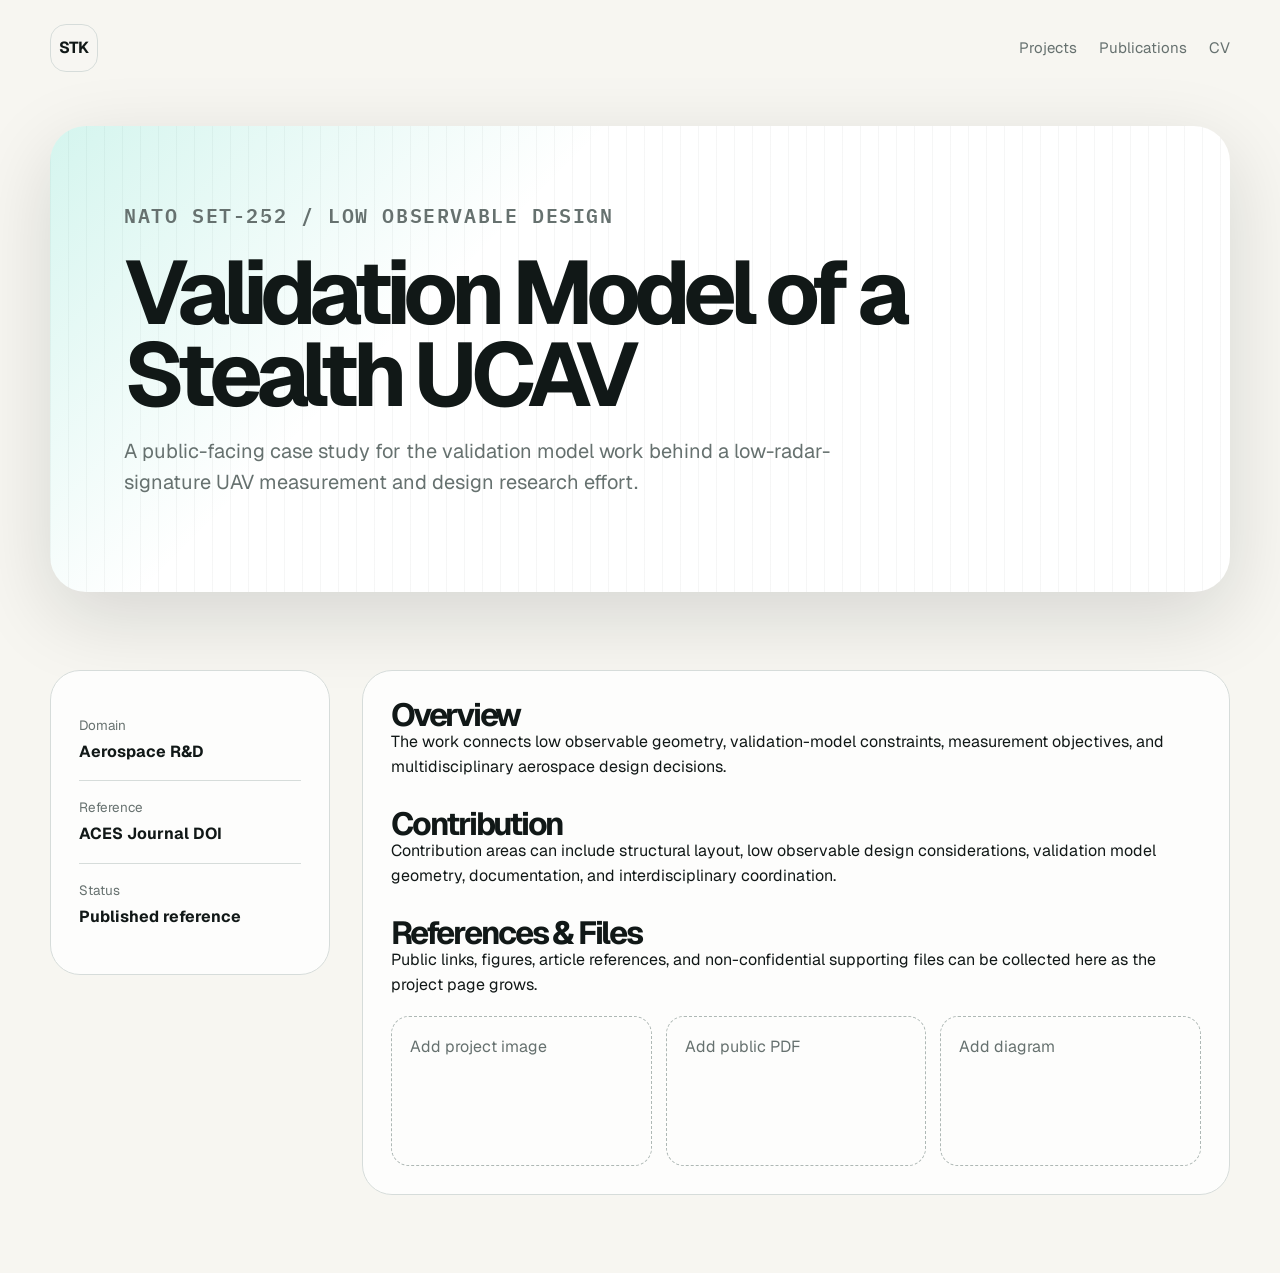
<file: projects/stealth-ucav.html>
<!doctype html>
<html lang="en">
  <head>
    <meta charset="utf-8">
    <meta name="viewport" content="width=device-width, initial-scale=1">
    <title>Stealth UCAV Validation Model | Şükrü Tarık Kostak</title>
    <link rel="preconnect" href="https://fonts.googleapis.com">
    <link rel="preconnect" href="https://fonts.gstatic.com" crossorigin>
    <link href="https://fonts.googleapis.com/css2?family=Geist:wght@400;500;600;700&family=IBM+Plex+Mono:wght@400;500;600&display=swap" rel="stylesheet">
    <link rel="stylesheet" href="../styles.css">
  </head>
  <body class="case-body">
    <nav class="nav case-nav" aria-label="Project navigation">
      <a class="brand" href="../index.html">STK</a>
      <button class="nav-toggle" type="button" aria-label="Open navigation" aria-expanded="false">Menu</button>
      <div class="nav-links">
        <a href="../index.html#projects">Projects</a>
        <a href="../index.html#publications">Publications</a>
        <a href="../CV_KOSTAK.pdf" target="_blank" rel="noreferrer">CV</a>
      </div>
    </nav>

    <header class="case-hero reveal">
      <p class="section-kicker">NATO SET-252 / Low Observable Design</p>
      <h1>Validation Model of a Stealth UCAV</h1>
      <p>A public-facing case study for the validation model work behind a low-radar-signature UAV measurement and design research effort.</p>
    </header>

    <main class="section case-layout">
      <aside class="case-panel reveal">
        <dl>
          <div>
            <dt>Domain</dt>
            <dd>Aerospace R&D</dd>
          </div>
          <div>
            <dt>Reference</dt>
            <dd><a href="https://doi.org/10.13052/2024.ACES.J.390602" target="_blank" rel="noreferrer">ACES Journal DOI</a></dd>
          </div>
          <div>
            <dt>Status</dt>
            <dd>Published reference</dd>
          </div>
        </dl>
      </aside>

      <article class="case-content reveal">
        <h2>Overview</h2>
        <p>The work connects low observable geometry, validation-model constraints, measurement objectives, and multidisciplinary aerospace design decisions.</p>

        <h2>Contribution</h2>
        <p>Contribution areas can include structural layout, low observable design considerations, validation model geometry, documentation, and interdisciplinary coordination.</p>

        <h2>References & Files</h2>
        <p>Public links, figures, article references, and non-confidential supporting files can be collected here as the project page grows.</p>
        <div class="asset-grid">
          <div class="asset-placeholder">Add project image</div>
          <div class="asset-placeholder">Add public PDF</div>
          <div class="asset-placeholder">Add diagram</div>
        </div>
      </article>
    </main>
    <script src="../script.js"></script>
  </body>
</html>
</file>
<file: styles.css>
:root {
  --teal: #13c7a2;
  --teal-dark: #087b70;
  --teal-deep: #064f4b;
  --ink: #111817;
  --muted: #66716f;
  --line: #d6dcda;
  --paper: #f7f6f1;
  --white: #ffffff;
  --graphite: #202927;
  --shadow: 0 24px 80px rgba(16, 24, 22, 0.14);
  --radius-lg: 30px;
  --radius-md: 20px;
  --max: 1180px;
}

* {
  box-sizing: border-box;
}

html {
  scroll-behavior: smooth;
}

body {
  margin: 0;
  background:
    radial-gradient(circle at 90% 12%, rgba(19, 199, 162, 0.18), transparent 28rem),
    linear-gradient(180deg, #ffffff 0%, var(--paper) 58%, #eef2ef 100%);
  color: var(--ink);
  font-family: "Geist", sans-serif;
  line-height: 1.55;
}

a {
  color: inherit;
  text-decoration: none;
}

.hero {
  min-height: auto;
  background:
    radial-gradient(circle at 82% 22%, rgba(255, 255, 255, 0.23), transparent 16rem),
    radial-gradient(circle at 16% 92%, rgba(255, 255, 255, 0.16), transparent 19rem),
    linear-gradient(122deg, rgba(19, 199, 162, 0.98), rgba(6, 79, 75, 0.92));
  color: var(--white);
  overflow: hidden;
  position: relative;
}

.hero::after {
  content: "";
  position: absolute;
  inset: auto -12rem -18rem auto;
  width: 46rem;
  height: 46rem;
  border: 1px solid rgba(255, 255, 255, 0.24);
  border-radius: 50%;
}

.hero::before {
  content: "";
  position: absolute;
  inset: 0;
  background-image:
    linear-gradient(rgba(255, 255, 255, 0.055) 1px, transparent 1px),
    linear-gradient(90deg, rgba(255, 255, 255, 0.055) 1px, transparent 1px);
  background-size: 56px 56px;
  mask-image: linear-gradient(180deg, rgba(0, 0, 0, 0.35), transparent 72%);
  pointer-events: none;
}

.nav,
.hero-grid,
.section,
.footer {
  width: min(var(--max), calc(100% - 40px));
  margin: 0 auto;
}

.nav {
  display: flex;
  align-items: center;
  justify-content: space-between;
  padding: 24px 0 12px;
  position: relative;
  z-index: 2;
}

.nav-links a,
.button,
.text-link {
  transition: color 180ms ease, background 180ms ease, border-color 180ms ease, transform 180ms ease;
}

.brand {
  display: grid;
  place-items: center;
  width: 48px;
  height: 48px;
  padding: 0;
  border: 1px solid rgba(255, 255, 255, 0.45);
  border-radius: 16px;
  background: rgba(255, 255, 255, 0.08);
  overflow: hidden;
  font-weight: 700;
  letter-spacing: -0.04em;
}

.nav-links {
  display: flex;
  align-items: center;
  gap: 22px;
  color: rgba(255, 255, 255, 0.88);
  font-size: 0.94rem;
}

.nav-links a {
  padding: 8px 0;
}

.nav-links a:hover {
  color: var(--white);
}

.nav-toggle {
  display: none;
}

.hero-grid {
  min-height: auto;
  display: grid;
  grid-template-columns: minmax(0, 1fr);
  align-items: start;
  padding: clamp(28px, 4vw, 46px) 0 clamp(44px, 5vw, 68px);
  position: relative;
  z-index: 1;
}

.hero-copy {
  max-width: 900px;
}

.eyebrow,
.section-kicker,
.card-label,
.project-topline,
.reference-type {
  color: var(--teal-dark);
  font-family: "IBM Plex Mono", monospace;
  font-size: 0.76rem;
  font-weight: 600;
  letter-spacing: 0.08em;
  text-transform: uppercase;
}

.hero .eyebrow,
.hero .card-label,
.hero .project-topline {
  color: rgba(255, 255, 255, 0.74);
}

h1,
h2,
h3,
p {
  margin-top: 0;
}

h1 {
  max-width: 720px;
  margin-bottom: 20px;
  font-size: clamp(3.8rem, 5.8vw, 6.2rem);
  line-height: 0.92;
  letter-spacing: -0.075em;
}

.hero-role {
  max-width: 720px;
  color: rgba(255, 255, 255, 0.84);
  font-size: clamp(1.12rem, 1.45vw, 1.34rem);
  line-height: 1.36;
}

.hero-actions {
  display: flex;
  flex-wrap: wrap;
  gap: 14px;
  margin-top: 24px;
}

.footer-social {
  display: inline-flex;
  align-items: center;
  justify-content: center;
}

.footer-social svg {
  width: 18px;
  height: 18px;
  flex: 0 0 auto;
  fill: currentColor;
}

.button {
  display: inline-flex;
  align-items: center;
  justify-content: center;
  min-height: 48px;
  padding: 0 22px;
  border-radius: 999px;
  font-weight: 700;
}

.button.primary {
  background: var(--white);
  color: var(--teal-dark);
}

.button:hover {
  transform: translateY(-2px);
}

.button.ghost {
  border: 1px solid rgba(255, 255, 255, 0.44);
  color: var(--white);
}

.hero-portrait {
  width: fit-content;
  margin: 0 0 22px;
}

.portrait-frame {
  position: relative;
  isolation: isolate;
  width: clamp(136px, 10vw, 168px);
  height: clamp(136px, 10vw, 168px);
  margin: 0;
  padding: 7px;
  border: 1px solid rgba(255, 255, 255, 0.36);
  border-radius: 50%;
  background:
    linear-gradient(160deg, rgba(255, 255, 255, 0.28), rgba(255, 255, 255, 0.08)),
    rgba(255, 255, 255, 0.1);
  box-shadow: 0 32px 90px rgba(0, 72, 62, 0.22);
  transform: rotate(-2deg);
}

.portrait-frame::before {
  content: "";
  position: absolute;
  inset: 12px -7px -7px 12px;
  z-index: -1;
  border: 1px solid rgba(255, 255, 255, 0.2);
  border-radius: inherit;
}

.portrait-frame img,
.portrait-placeholder {
  width: 100%;
  height: 100%;
  border-radius: 50%;
}

.portrait-frame img {
  display: block;
  object-fit: cover;
  clip-path: circle(50% at 50% 50%);
  filter: saturate(0.95) contrast(1.04);
}

.portrait-placeholder {
  display: grid;
  place-items: center;
  align-content: center;
  gap: 8px;
  border: 1px dashed rgba(255, 255, 255, 0.48);
  background:
    linear-gradient(145deg, rgba(255, 255, 255, 0.22), rgba(255, 255, 255, 0.04)),
    repeating-linear-gradient(135deg, rgba(255, 255, 255, 0.16) 0 1px, transparent 1px 16px);
  color: var(--white);
  text-align: center;
}

.portrait-placeholder span {
  font-size: 1.05rem;
  font-weight: 800;
}

.portrait-placeholder small {
  color: rgba(255, 255, 255, 0.74);
  font-family: "IBM Plex Mono", monospace;
  font-size: 0.72rem;
}

.hero-card {
  position: relative;
  display: grid;
  grid-template-columns: minmax(230px, 0.55fr) minmax(0, 1fr);
  gap: 20px;
  align-items: start;
  width: min(100%, 1120px);
  margin-top: 28px;
  padding: 16px 20px;
  border: 1px solid rgba(255, 255, 255, 0.32);
  border-radius: var(--radius-lg);
  background: rgba(255, 255, 255, 0.14);
  backdrop-filter: blur(18px);
  box-shadow: 0 30px 90px rgba(0, 72, 62, 0.24);
}

.hero-card::before {
  content: "";
  position: absolute;
  top: 18px;
  left: 22px;
  width: 44px;
  height: 3px;
  border-radius: 999px;
  background: rgba(255, 255, 255, 0.78);
}

.hero-card-main .card-label {
  display: block;
  padding-top: 14px;
}

.hero-card h2 {
  margin: 10px 0 6px;
  font-size: 1.18rem;
  line-height: 1.05;
  letter-spacing: -0.045em;
}

.hero-card p,
.hero-card dd {
  color: rgba(255, 255, 255, 0.8);
}

.hero-card dd {
  font-size: 0.94rem;
  line-height: 1.35;
}

.signal-list {
  display: grid;
  grid-template-columns: repeat(3, minmax(0, 1fr));
  gap: 10px;
  margin: 0;
}

.signal-list div {
  padding-top: 9px;
  border-top: 1px solid rgba(255, 255, 255, 0.22);
}

.signal-list dt {
  font-family: "IBM Plex Mono", monospace;
  font-size: 0.68rem;
  text-transform: uppercase;
}

.signal-list dd {
  margin: 3px 0 0;
}

.section {
  padding: 78px 0;
}

.intro-section,
.tools-section {
  display: grid;
  grid-template-columns: 0.85fr 1.15fr;
  gap: 48px;
  align-items: center;
}

.tools-section {
  grid-template-columns: minmax(0, 0.72fr) minmax(0, 1.28fr);
  align-items: start;
}

.section-heading {
  display: flex;
  align-items: end;
  justify-content: space-between;
  gap: 24px;
  margin-bottom: 34px;
  border-bottom: 1px solid var(--line);
  padding-bottom: 22px;
}

.section h2 {
  margin-bottom: 0;
  font-size: clamp(2.2rem, 5vw, 4.6rem);
  line-height: 0.98;
  letter-spacing: -0.07em;
}

.lead {
  color: var(--muted);
  font-size: clamp(1.22rem, 2vw, 1.7rem);
  align-self: center;
  transform: translateY(24px);
}

.timeline {
  display: grid;
  gap: 18px;
}

.timeline-item {
  display: grid;
  grid-template-columns: 260px 1fr;
  gap: 34px;
  padding: 28px;
  border: 1px solid var(--line);
  border-radius: var(--radius-md);
  background: rgba(255, 255, 255, 0.78);
  box-shadow: 0 16px 42px rgba(17, 24, 23, 0.05);
}

.timeline-meta {
  color: var(--muted);
}

.timeline-meta span,
.timeline-meta strong,
.timeline-meta em {
  display: block;
}

.timeline-meta strong {
  color: var(--ink);
  font-size: 1.08rem;
}

.timeline-meta span {
  margin-top: 12px;
  color: var(--graphite);
  font-weight: 600;
}

.timeline-meta em {
  margin-top: 8px;
  color: rgba(102, 113, 111, 0.7);
  font-style: normal;
  font-size: 0.95rem;
}

.timeline-body h3,
.project-card h3,
.reference-card h3,
.expertise-card h3 {
  margin-bottom: 8px;
  font-size: 1.45rem;
  line-height: 1.15;
  letter-spacing: -0.03em;
}

.muted,
.timeline-body li,
.project-card p,
.reference-card p,
.expertise-card p,
.footer p {
  color: var(--muted);
}

.timeline-body ul {
  margin: 16px 0 0;
  padding-left: 1.2rem;
}

.project-grid {
  display: grid;
  counter-reset: project;
  grid-template-columns: repeat(2, minmax(0, 1fr));
  gap: 18px;
}

.project-card,
.reference-card,
.expertise-card {
  position: relative;
  display: flex;
  flex-direction: column;
  min-height: 286px;
  padding: 28px;
  border: 1px solid var(--line);
  border-radius: var(--radius-lg);
  background: var(--white);
  box-shadow: 0 16px 54px rgba(17, 24, 23, 0.06);
  overflow: hidden;
  transition: border-color 180ms ease, box-shadow 180ms ease, transform 180ms ease;
}

.project-card {
  counter-increment: project;
}

.project-card::after {
  content: "0" counter(project);
  position: absolute;
  right: 24px;
  bottom: 18px;
  color: rgba(17, 24, 23, 0.08);
  font-family: "IBM Plex Mono", monospace;
  font-size: 3.8rem;
  font-weight: 600;
  line-height: 1;
}

.project-card::before,
.case-hero::before {
  content: "";
  position: absolute;
  inset: 0;
  background:
    linear-gradient(135deg, rgba(19, 199, 162, 0.18), transparent 34%),
    repeating-linear-gradient(90deg, rgba(17, 24, 23, 0.04) 0 1px, transparent 1px 18px);
  pointer-events: none;
}

.project-card > *,
.case-hero > * {
  position: relative;
}

.project-topline {
  display: flex;
  justify-content: space-between;
  gap: 14px;
  margin-bottom: 68px;
}

.project-card .text-link {
  margin-top: auto;
  align-self: flex-start;
}

.project-card:hover,
.reference-card:hover,
.expertise-card:hover {
  border-color: rgba(19, 199, 162, 0.48);
  box-shadow: 0 22px 70px rgba(17, 24, 23, 0.1);
  transform: translateY(-3px);
}

.text-link {
  display: inline-flex;
  margin-top: 12px;
  color: var(--teal-dark);
  font-weight: 700;
}

.text-link::after {
  content: " ->";
}

.text-link:hover {
  color: var(--teal);
}

.split-section {
  display: grid;
  grid-template-columns: 0.72fr 1fr;
  gap: 48px;
}

.split-section .section-heading {
  display: block;
  margin-bottom: 0;
  border-bottom: 0;
  padding-bottom: 0;
}

.reference-stack {
  display: grid;
  gap: 16px;
}

.reference-card {
  min-height: auto;
}

.expertise-grid {
  display: grid;
  grid-template-columns: repeat(4, minmax(0, 1fr));
  gap: 16px;
}

.expertise-card {
  min-height: 250px;
}

section[id] {
  scroll-margin-top: 18px;
}

.expertise-visual {
  display: grid;
  place-items: center;
  width: 100%;
  aspect-ratio: 1.35 / 1;
  margin-bottom: 30px;
  padding: 8px 10px;
  border: 1px solid rgba(19, 199, 162, 0.16);
  border-radius: 28px;
  background:
    radial-gradient(circle at 25% 20%, rgba(19, 199, 162, 0.16), transparent 34%),
    linear-gradient(135deg, rgba(19, 199, 162, 0.08), rgba(255, 255, 255, 0.86) 58%);
  overflow: hidden;
}

.expertise-visual img {
  display: block;
  width: 100%;
  height: 100%;
  object-fit: contain;
  mix-blend-mode: multiply;
  filter: saturate(0.92) contrast(1.04);
}

.tool-groups {
  display: grid;
  grid-template-columns: repeat(3, minmax(0, 1fr));
  gap: 14px;
}

.tool-group {
  min-width: 0;
  padding: 18px;
  border: 1px solid var(--line);
  border-radius: 24px;
  background:
    linear-gradient(145deg, rgba(255, 255, 255, 0.82), rgba(247, 246, 241, 0.62)),
    radial-gradient(circle at 14% 12%, rgba(19, 199, 162, 0.14), transparent 44%);
  box-shadow: 0 14px 38px rgba(17, 24, 23, 0.05);
}

.tool-group p {
  margin-bottom: 14px;
  color: var(--teal-dark);
  font-family: "IBM Plex Mono", monospace;
  font-size: 0.72rem;
  font-weight: 700;
  letter-spacing: 0.08em;
  text-transform: uppercase;
}

.tool-group div {
  display: flex;
  flex-wrap: wrap;
  gap: 8px;
}

.tool-group span {
  display: inline-flex;
  align-items: center;
  justify-content: center;
  min-height: 34px;
  padding: 8px 12px;
  border: 1px solid var(--line);
  border-radius: 999px;
  background: rgba(255, 255, 255, 0.82);
  color: var(--graphite);
  font-size: 0.92rem;
  font-weight: 700;
  white-space: nowrap;
}

.tool-group span:hover {
  border-color: rgba(19, 199, 162, 0.5);
  background: rgba(19, 199, 162, 0.12);
}

.footer {
  display: grid;
  grid-template-columns: 1fr auto;
  gap: 36px;
  padding: 54px 0 70px;
  border-top: 1px solid var(--line);
}

.footer h2 {
  margin-bottom: 8px;
  font-size: clamp(2rem, 4vw, 4rem);
  letter-spacing: -0.06em;
  line-height: 0.98;
}

.footer-links {
  display: grid;
  align-content: center;
  gap: 10px;
  color: var(--teal-dark);
  font-weight: 700;
}

.footer-socials {
  display: flex;
  gap: 10px;
  margin: 4px 0;
}

.footer-social {
  width: 42px;
  height: 42px;
  border: 1px solid rgba(8, 123, 112, 0.24);
  border-radius: 999px;
  background:
    linear-gradient(145deg, rgba(19, 199, 162, 0.12), rgba(255, 255, 255, 0.86));
  color: var(--teal-dark);
  transition: color 180ms ease, background 180ms ease, border-color 180ms ease, transform 180ms ease;
}

.footer-social:hover {
  border-color: rgba(8, 123, 112, 0.48);
  background: rgba(19, 199, 162, 0.14);
  color: var(--ink);
  transform: translateY(-2px);
}

.reveal {
  opacity: 1;
  transform: none;
  transition: opacity 700ms ease, transform 700ms ease;
}

.reveal.is-visible {
  opacity: 1;
  transform: translateY(0);
}

.hero .reveal {
  opacity: 1;
  transform: none;
}

.case-body {
  background: var(--paper);
}

.case-nav {
  padding: 24px 0;
  color: var(--ink);
}

.case-nav .brand {
  border-color: var(--line);
}

.case-nav .nav-links {
  color: var(--muted);
}

.case-hero {
  position: relative;
  width: min(var(--max), calc(100% - 40px));
  margin: 30px auto 0;
  padding: clamp(34px, 6vw, 74px);
  border-radius: 36px;
  background: var(--white);
  box-shadow: var(--shadow);
  overflow: hidden;
}

.case-hero h1 {
  max-width: 980px;
  color: var(--ink);
  font-size: clamp(3rem, 7vw, 7rem);
}

.case-hero p {
  max-width: 760px;
  color: var(--muted);
  font-size: 1.25rem;
}

.case-layout {
  display: grid;
  grid-template-columns: 280px 1fr;
  gap: 32px;
}

.case-panel,
.case-content {
  padding: 28px;
  border: 1px solid var(--line);
  border-radius: var(--radius-lg);
  background: rgba(255, 255, 255, 0.78);
}

.case-panel {
  align-self: start;
  position: sticky;
  top: 24px;
}

.case-panel dl {
  margin: 0;
}

.case-panel div {
  padding: 16px 0;
  border-bottom: 1px solid var(--line);
}

.case-panel div:last-child {
  border-bottom: 0;
}

.case-panel dt {
  color: var(--muted);
  font-size: 0.84rem;
}

.case-panel dd {
  margin: 4px 0 0;
  font-weight: 700;
}

.case-content h2 {
  margin-top: 28px;
  font-size: 2rem;
}

.case-content h2:first-child {
  margin-top: 0;
}

.asset-grid {
  display: grid;
  grid-template-columns: repeat(3, minmax(0, 1fr));
  gap: 14px;
  margin-top: 18px;
}

.case-media {
  margin: 0;
}

.case-media img {
  display: block;
  width: 100%;
  aspect-ratio: 16 / 10;
  object-fit: cover;
  border: 1px solid var(--line);
  border-radius: 18px;
  box-shadow: 0 16px 44px rgba(17, 24, 23, 0.08);
}

.case-media-wide {
  margin-bottom: 28px;
}

.case-media-wide img {
  aspect-ratio: 21 / 9;
}

.case-media figcaption {
  margin-top: 10px;
  color: var(--muted);
  font-size: 0.92rem;
}

.asset-placeholder {
  display: grid;
  place-items: start;
  align-content: start;
  gap: 10px;
  min-height: 150px;
  padding: 18px;
  border: 1px dashed #aeb8b5;
  border-radius: 18px;
  color: var(--muted);
  text-align: left;
}

.asset-placeholder strong {
  color: var(--ink);
  font-size: 1.05rem;
  line-height: 1.2;
}

.asset-placeholder span {
  line-height: 1.55;
}

.asset-link {
  text-decoration: none;
}

@media (max-width: 900px) {
  .hero {
    min-height: auto;
  }

  .nav-toggle {
    display: inline-flex;
    border: 1px solid rgba(255, 255, 255, 0.4);
    border-radius: 999px;
    background: transparent;
    color: inherit;
    padding: 10px 14px;
    font: inherit;
  }

  .case-nav .nav-toggle {
    border-color: var(--line);
  }

  .nav-links {
    display: none;
    position: absolute;
    inset: 82px 0 auto 0;
    z-index: 5;
    padding: 18px;
    border-radius: 22px;
    background: rgba(17, 24, 23, 0.94);
    box-shadow: var(--shadow);
  }

  .nav-links.is-open {
    display: grid;
    gap: 8px;
  }

  .nav-links a {
    padding: 12px;
    border-radius: 14px;
  }

  .nav-links a:hover {
    background: rgba(255, 255, 255, 0.08);
  }

  .hero-grid,
  .intro-section,
  .tools-section,
  .split-section,
  .footer,
  .case-layout {
    grid-template-columns: 1fr;
  }

  .hero-grid {
    gap: 24px;
    padding: 24px 0 68px;
  }

  .portrait-frame {
    width: clamp(132px, 22vw, 190px);
    height: clamp(132px, 22vw, 190px);
    transform: none;
  }

  .hero-card {
    grid-template-columns: 1fr;
  }

  .signal-list {
    grid-template-columns: repeat(3, minmax(0, 1fr));
  }

  .timeline-item {
    grid-template-columns: 1fr;
  }

  .project-grid,
  .expertise-grid,
  .tool-groups {
    grid-template-columns: 1fr;
  }

  .project-topline {
    margin-bottom: 58px;
  }

  .case-panel {
    position: static;
  }

  .asset-grid {
    grid-template-columns: repeat(2, minmax(0, 1fr));
  }
}

@media (max-width: 560px) {
  .nav,
  .hero-grid,
  .section,
  .footer,
  .case-hero {
    width: min(100% - 28px, var(--max));
  }

  .nav {
    padding: 18px 0;
  }

  .brand {
    width: 44px;
    height: 44px;
    border-radius: 14px;
  }

  .nav-links {
    inset: 68px 0 auto 0;
  }

  .eyebrow,
  .section-kicker,
  .card-label,
  .project-topline,
  .reference-type {
    font-size: 0.68rem;
    line-height: 1.45;
  }

  h1 {
    max-width: 10ch;
    margin-bottom: 18px;
    font-size: clamp(3.1rem, 15vw, 4.8rem);
    line-height: 0.9;
    letter-spacing: -0.08em;
  }

  .hero-role {
    font-size: 1.08rem;
  }

  .hero-actions {
    display: grid;
    grid-template-columns: 1fr 1fr;
    gap: 10px;
    margin-top: 24px;
  }

  .button {
    min-height: 46px;
    padding: 0 14px;
    font-size: 0.95rem;
  }

  .hero-grid {
    padding: 18px 0 54px;
  }

  .portrait-frame {
    width: min(42vw, 142px);
    height: min(42vw, 142px);
    margin: 0;
    padding: 7px;
  }

  .portrait-frame::before {
    inset: 12px -7px -7px 12px;
  }

  .portrait-frame img,
  .portrait-placeholder {
    border-radius: inherit;
  }

  .portrait-frame img {
    object-position: center 34%;
  }

  .section {
    padding: 58px 0;
  }

  .intro-section,
  .tools-section,
  .split-section {
    gap: 24px;
  }

  .section-heading {
    display: block;
    margin-bottom: 22px;
    padding-bottom: 16px;
  }

  .section h2 {
    font-size: clamp(2rem, 12vw, 3.4rem);
    line-height: 1;
  }

  .lead {
    font-size: 1.12rem;
    transform: none;
  }

  .hero-card,
  .timeline-item,
  .project-card,
  .reference-card,
  .expertise-card,
  .case-panel,
  .case-content {
    padding: 22px;
    border-radius: 22px;
  }

  .hero-card h2 {
    font-size: 1.35rem;
  }

  .signal-list {
    grid-template-columns: 1fr;
  }

  .timeline-item {
    gap: 16px;
  }

  .project-card,
  .expertise-card {
    min-height: auto;
  }

  .project-topline {
    display: grid;
    margin-bottom: 44px;
  }

  .footer {
    gap: 20px;
  }

  .asset-grid {
    grid-template-columns: 1fr;
  }
}

@media (max-width: 380px) {
  .hero-actions {
    grid-template-columns: 1fr;
  }

  h1 {
    font-size: 3rem;
  }

  .portrait-frame {
    width: 128px;
    height: 128px;
  }
}
</file>
